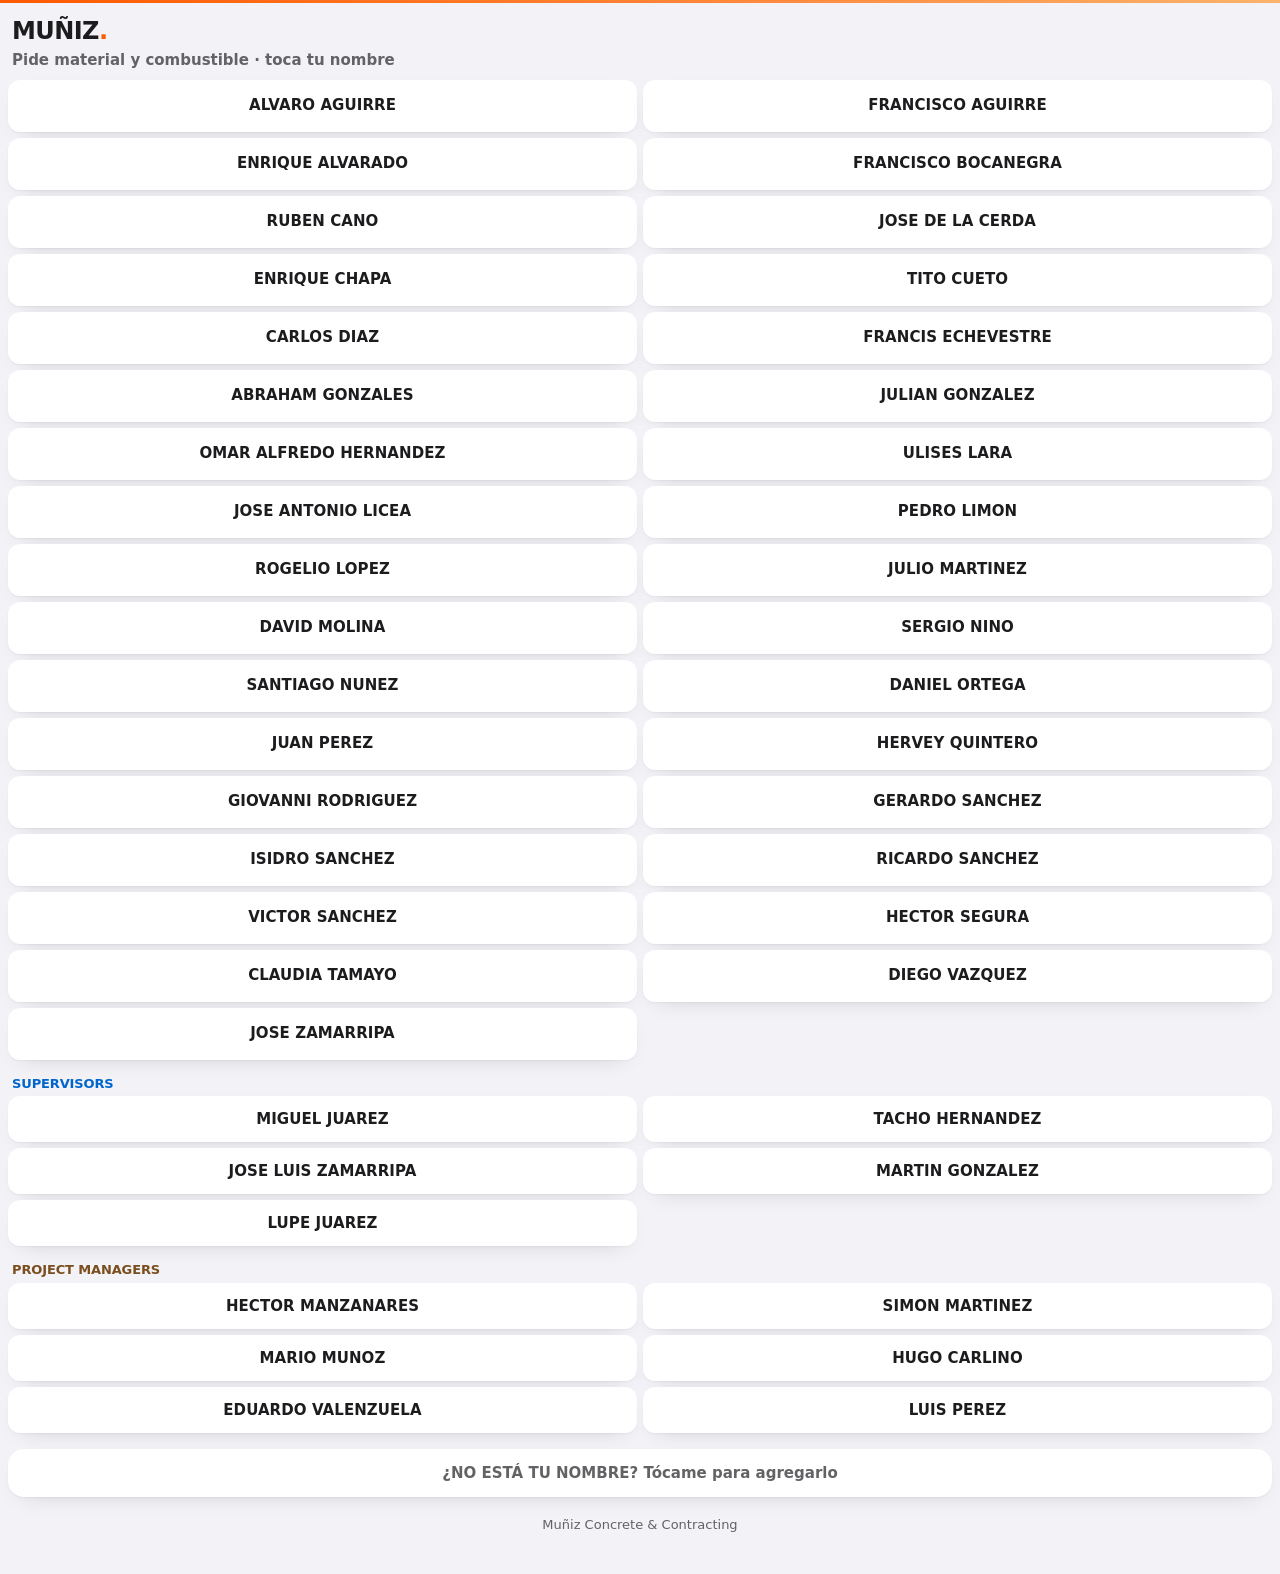
<file: index.html>
<!DOCTYPE html>
<html lang="es">
<head>
  <meta charset="UTF-8">
  <!-- v253: viewport-fit=cover = iOS gives env(safe-area-inset-*) its real size (without it: 0, and the bottom bars ran under
       the home indicator). With status-bar-style default the page still starts below the clock. -->
  <meta name="viewport" content="width=device-width, initial-scale=1.0, viewport-fit=cover">
  <title>MUÑIZ Pedidos</title>
  <meta name="description" content="Pedidos de material y PO de combustible · Muñiz Concrete & Contracting">
  <meta property="og:site_name" content="Muñiz Pedidos">
  <meta property="og:title" content="Muñiz Pedidos · toca para abrir">
  <meta property="og:description" content="Pedidos de material y combustible · Muñiz Concrete & Contracting">
  <meta property="og:type" content="website">
  <meta property="og:image" content="https://muniz-2026.github.io/muniz-pedidos/og.png">
  <meta property="og:image:width" content="1200">
  <meta property="og:image:height" content="630">

  <link rel="manifest" href="./manifest.json">
  <meta name="theme-color" content="#F2F2F7">

  <!-- iOS home-screen app. status-bar-style=default keeps app content BELOW the clock/battery -->
  <meta name="apple-mobile-web-app-capable" content="yes">
  <meta name="mobile-web-app-capable" content="yes">
  <meta name="apple-mobile-web-app-status-bar-style" content="default">
  <meta name="apple-mobile-web-app-title" content="Pedidos">
  <link rel="apple-touch-icon" href="./apple-touch-icon.png">
  <link rel="icon" type="image/png" href="./icon-192.png">

  <link rel="preconnect" href="https://kchnylxocdniacpfugyf.supabase.co" crossorigin>
  <link rel="preload" as="fetch" href="./catalog_ace.json" crossorigin>
  <link rel="preload" as="fetch" href="./catalog_cmc.json" crossorigin>
  <link rel="preload" as="fetch" href="./catalog_rss.json" crossorigin>
  <link rel="preload" as="fetch" href="./catalog_whitecap.json" crossorigin>
  <link rel="stylesheet" href="./styles.css">
  <link rel="stylesheet" href="./pedidos-ui.css">
  <style>
    html,body{margin:0;background:#F2F2F7;-webkit-tap-highlight-color:transparent;overscroll-behavior-y:none;}
    /* stops iOS from inflating text on rotation; it does not block the person's own zoom */
    html{-webkit-text-size-adjust:100%;text-size-adjust:100%;}
    *{-webkit-user-select:none;user-select:none;}
    input,textarea,pre{-webkit-user-select:text;user-select:text;}
    /* never let a fixed bottom bar hide under the iPhone home indicator: it ends 12 px above it (12 + safe area, like the fuel
       steps' bar). v253 (Tito, Nov 10: the green PEDIR PARA button ran off the bottom): env() was 0 until viewport-fit=cover */
    .safe-bottom{padding-bottom:calc(12px + env(safe-area-inset-bottom,0px));padding-left:max(8px,env(safe-area-inset-left,0px));padding-right:max(8px,env(safe-area-inset-right,0px));}
    /* the catalog's store-colored VER MI PEDIDO bar has no background: its button reaches the bottom edge, its label stays above */
    .safe-bottom:not(.bg-white){padding:0;}
    .safe-bottom:not(.bg-white)>button{padding-bottom:calc(12px + env(safe-area-inset-bottom,0px));}
    /* the pages under those bars (cart pb-40, supervisor review pb-56, catalog pb-28) keep their end clear of the bar: each
       reserve grows by what its bar grew */
    #root .min-h-screen.pb-40{padding-bottom:calc(10rem + 12px + env(safe-area-inset-bottom,0px));}
    #root .min-h-screen.pb-56{padding-bottom:calc(14rem + 12px + env(safe-area-inset-bottom,0px));}
    #root .min-h-screen.pb-28{padding-bottom:calc(7rem + env(safe-area-inset-bottom,0px));}
    /* landscape: the page reaches under the notch now; it keeps to the safe area sideways, as iOS's own side margins did */
    body{padding-left:env(safe-area-inset-left,0px);padding-right:env(safe-area-inset-right,0px);}
    #boot{position:fixed;inset:0;display:flex;flex-direction:column;align-items:center;justify-content:center;background:#F2F2F7;color:#1C1C1E;font-family:-apple-system,system-ui,sans-serif;z-index:99;transition:opacity .35s ease,transform .45s cubic-bezier(.16,1,.3,1)}
    #boot.out{opacity:0;transform:scale(1.04);pointer-events:none}
    #boot .bm{width:76px;height:76px;border-radius:18px;display:block;box-shadow:0 10px 24px -12px rgba(0,0,0,.35)}
    #boot .rt{margin-top:18px;min-height:48px;padding:0 22px;border:0;border-radius:12px;background:#1C1C1E;color:#fff;font:800 17px/1 -apple-system,system-ui,sans-serif}
    #boot .rt:active{transform:scale(.97)}
    #boot .bt{margin-top:16px;font:800 22px/1 -apple-system,system-ui,sans-serif;letter-spacing:-.02em}
    @media (prefers-reduced-motion:no-preference){#boot .bm{animation:bpop .7s cubic-bezier(.34,1.56,.64,1) both}#boot .bt{animation:bfade .6s .15s both}#boot .bs{animation:bfade .6s .25s both}}
    #boot .bs{margin-top:6px;padding:0 24px;text-align:center;font:600 15px/1.3 -apple-system,system-ui,sans-serif;color:#636366}
    #boot .sp{margin-top:22px;width:22px;height:22px;border-radius:50%;border:2.5px solid rgba(60,60,67,.15);border-top-color:#FF5A00;animation:bspin .8s linear infinite}
    @keyframes bpop{from{opacity:0;transform:scale(.6)}}@keyframes bfade{from{opacity:0;transform:translateY(6px)}}@keyframes bspin{to{transform:rotate(360deg)}}
  </style>
</head>
<body>
  <div id="root"></div>
  <div id="boot">
    <img class="bm" src="./apple-touch-icon.png" alt="">
    <div class="bt">Muñiz Pedidos</div>
    <div class="bs">Cargando pedidos…</div>
    <div class="sp"></div>
  </div>
  <script>
    /* v247: the loading screen stays until the app has drawn (it used to leave after 15 s and show a blank page on weak
       signal): at 15 s it says the signal is slow, at 45 s (or 5 s after a script error) it offers REINTENTAR */
    (function(){var n=0,err=0;window.addEventListener('error',function(){err=1});var t=setInterval(function(){var r=document.getElementById('root'),b=document.getElementById('boot');
      if(r&&r.childElementCount>0){if(b){b.classList.add('out');setTimeout(function(){b.remove()},420)}clearInterval(t);return}
      n++;var s=b&&b.querySelector('.bs');
      if(s&&(n===300||(err&&n===60)))s.textContent=err?'Algo fall\u00f3 al abrir.':'La se\u00f1al est\u00e1 lenta \u2014 sigue cargando\u2026';
      if(b&&(n===900||(err&&n===100))&&!b.querySelector('.rt')){var k=document.createElement('button');k.className='rt';k.type='button';k.textContent='REINTENTAR';k.onclick=function(){location.reload()};b.appendChild(k)}},50);})();
  </script>
  <script src="./updater.js"></script>
  <script src="./config.js"></script>
  <!-- links que llegan cortados: busca el pedido completo en el servidor (antes de app.js) -->
  <script src="./link_rescue.js"></script>
  <script src="./pedidos_db.js"></script>
  <!-- actividad en vivo (Command Center · ACTIVITY): pantallas, toques, carrito, pasos del combustible. Antes de app.js -->
  <script src="./mz_track.js" data-page="pedidos"></script>
  <!-- combustible: mismo documento, mismo estilo. fuel.js solo expone window.MunizFuel aquí (no dibuja nada hasta que pedidos_menu.js lo abre) -->
  <script src="./fuel.js"></script>
  <script src="./pedidos_menu.js"></script>
  <script src="./app.js"></script>
  <script src="./pedidos-motion.js"></script>
  <!-- v283 · CAMIÓN (los camiones grandes): al final, después de todo lo de hoy (nada de hoy los espera). Si camion.js falta o truena, el app sigue igual que antes -->
  <script src="./camion.js"></script>
  <link rel="stylesheet" href="./camion.css">
</body>
</html>
</file>
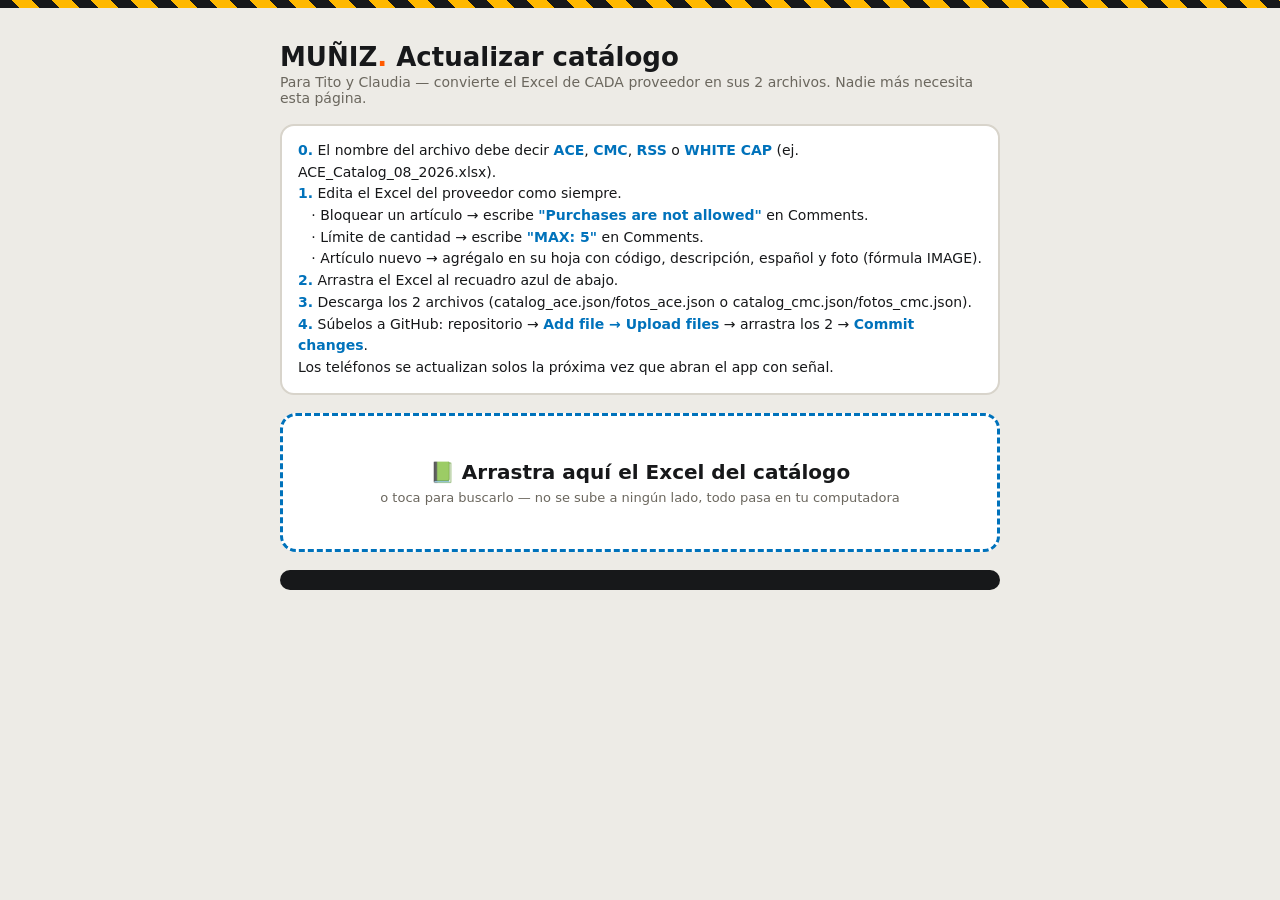
<file: admin.html>
<!DOCTYPE html>
<html lang="es">
<head>
<meta charset="UTF-8">
<meta name="viewport" content="width=device-width, initial-scale=1.0">
<title>MUÑIZ — Actualizar Catálogo</title>
<style>
  body{margin:0;background:#EDEBE6;font-family:system-ui,-apple-system,sans-serif;color:#17181A;}
  .hz{height:8px;background:repeating-linear-gradient(45deg,#17181A 0 14px,#FFB800 14px 28px);}
  .wrap{max-width:720px;margin:0 auto;padding:20px 16px 60px;}
  h1{font-size:26px;margin:14px 0 2px;} .sub{color:#6B675E;font-size:14px;margin-bottom:18px;}
  .steps{background:#fff;border:2px solid #D8D4CB;border-radius:14px;padding:14px 16px;font-size:14px;line-height:1.55;}
  .steps b{color:#0072BB}
  #drop{margin:18px 0;border:3px dashed #0072BB;border-radius:16px;background:#fff;padding:44px 20px;text-align:center;cursor:pointer;transition:.15s;}
  #drop.over{background:#E8F2FA;border-color:#17181A;}
  #drop .big{font-size:20px;font-weight:800;} #drop .small{color:#6B675E;font-size:13px;margin-top:6px;}
  #log{background:#17181A;color:#EDEBE6;border-radius:12px;padding:10px 12px;font-family:ui-monospace,monospace;font-size:12px;max-height:220px;overflow:auto;}
  .log-line{padding:1px 0;} .log-line.ok{color:#7BE495;font-weight:700;} .log-line.err{color:#FF8A8A;font-weight:700;}
  #results{display:none;margin-top:16px;}
  .stats{display:grid;grid-template-columns:repeat(4,1fr);gap:10px;margin-bottom:12px;}
  .stat{background:#fff;border:2px solid #D8D4CB;border-radius:12px;padding:10px;text-align:center;}
  .stat .n{font-size:24px;font-weight:900;} .stat .l{font-size:11px;color:#6B675E;font-weight:700;}
  #sinfoto{font-size:12px;color:#6B675E;background:#fff;border:2px solid #D8D4CB;border-radius:12px;padding:10px 12px;margin-bottom:14px;}
  .btns{display:grid;grid-template-columns:1fr 1fr;gap:10px;}
  button.dl{border:0;border-radius:14px;padding:16px;font-size:16px;font-weight:900;color:#fff;cursor:pointer;}
  #dl-cat{background:#0072BB;} #dl-fot{background:#1F8A3B;}
  button.dl:disabled{background:#C9C5BC;cursor:not-allowed;}
  .note{font-size:12px;color:#6B675E;margin-top:14px;line-height:1.5;}
</style>
</head>
<body>
<div class="hz"></div>
<div class="wrap">
  <h1>MUÑIZ<span style="color:#FF5A00">.</span> Actualizar catálogo</h1>
  <div class="sub">Para Tito y Claudia — convierte el Excel de CADA proveedor en sus 2 archivos. Nadie más necesita esta página.</div>
  <div id="provbadge" style="display:none;background:#17181A;color:#FFB800;font-weight:900;font-size:13px;padding:6px 12px;border-radius:10px;margin-bottom:10px;"></div>

  <div class="steps">
    <b>0.</b> El nombre del archivo debe decir <b>ACE</b>, <b>CMC</b>, <b>RSS</b> o <b>WHITE CAP</b> (ej. ACE_Catalog_08_2026.xlsx).<br>
    <b>1.</b> Edita el Excel del proveedor como siempre.<br>
    &nbsp;&nbsp;&nbsp;· Bloquear un artículo → escribe <b>"Purchases are not allowed"</b> en Comments.<br>
    &nbsp;&nbsp;&nbsp;· Límite de cantidad → escribe <b>"MAX: 5"</b> en Comments.<br>
    &nbsp;&nbsp;&nbsp;· Artículo nuevo → agrégalo en su hoja con código, descripción, español y foto (fórmula IMAGE).<br>
    <b>2.</b> Arrastra el Excel al recuadro azul de abajo.<br>
    <b>3.</b> Descarga los 2 archivos (catalog_ace.json/fotos_ace.json o catalog_cmc.json/fotos_cmc.json).<br>
    <b>4.</b> Súbelos a GitHub: repositorio → <b>Add file → Upload files</b> → arrastra los 2 → <b>Commit changes</b>.<br>
    Los teléfonos se actualizan solos la próxima vez que abran el app con señal.
  </div>

  <div id="drop">
    <div class="big">📗 Arrastra aquí el Excel del catálogo</div>
    <div class="small">o toca para buscarlo — no se sube a ningún lado, todo pasa en tu computadora</div>
    <input type="file" id="file" accept=".xlsx" style="display:none">
  </div>

  <div id="log"></div>

  <div id="results">
    <div class="stats">
      <div class="stat"><div class="n" id="st-items">–</div><div class="l">ARTÍCULOS</div></div>
      <div class="stat"><div class="n" id="st-block">–</div><div class="l">BLOQUEADOS</div></div>
      <div class="stat"><div class="n" id="st-max">–</div><div class="l">CON MAX</div></div>
      <div class="stat"><div class="n" id="st-fotos">–</div><div class="l">FOTOS</div></div>
    </div>
    <div id="sinfoto"></div>
    <div class="btns">
      <button class="dl" id="dl-cat" disabled>⬇ DESCARGAR catalog.json</button>
      <button class="dl" id="dl-fot" disabled>⬇ DESCARGAR fotos.json</button>
    <button class="dl" id="dl-hd" disabled>⬇ DESCARGAR fotos_hd.json</button>
    </div>
    <div class="note">Si algo sale mal, no pasa nada: mientras no subas archivos nuevos, el app sigue con el catálogo anterior. Y si subes un archivo dañado, el app lo ignora y usa su copia interna — nunca se queda en blanco.</div>
  </div>
</div>
<script src="./admin.js"></script>
</body>
</html>
</file>
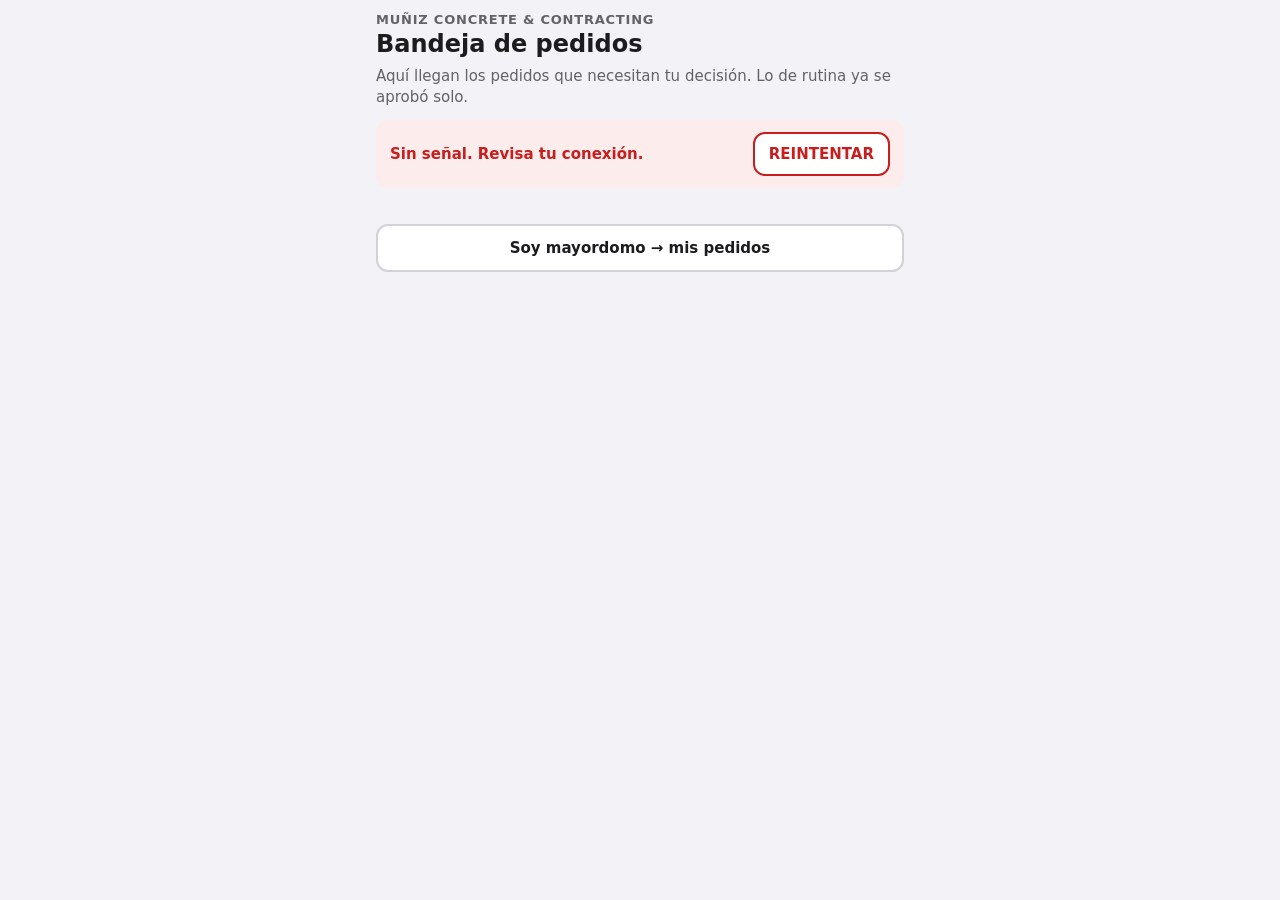
<file: bandeja.html>
<!doctype html>
<html lang="es">
<head>
<meta charset="utf-8">
<meta name="viewport" content="width=device-width, initial-scale=1, viewport-fit=cover">
<meta name="theme-color" content="#F2F2F7">
<meta name="color-scheme" content="light">
<meta name="apple-mobile-web-app-capable" content="yes">
<meta name="apple-mobile-web-app-status-bar-style" content="default">
<meta name="apple-mobile-web-app-title" content="Bandeja">
<title>Muñiz Bandeja</title>
<link rel="icon" href="./icon-192.png">
<link rel="apple-touch-icon" href="./apple-touch-icon.png">
<link rel="preconnect" href="https://kchnylxocdniacpfugyf.supabase.co" crossorigin>
<link rel="stylesheet" href="./bandeja.css">
</head>
<body>
<div id="root"></div>
<script src="./updater.js"></script>
<script src="./config.js"></script>
<script src="./mz_track.js" data-page="bandeja"></script>
<script src="./bandeja.js"></script>
</body>
</html>
</file>
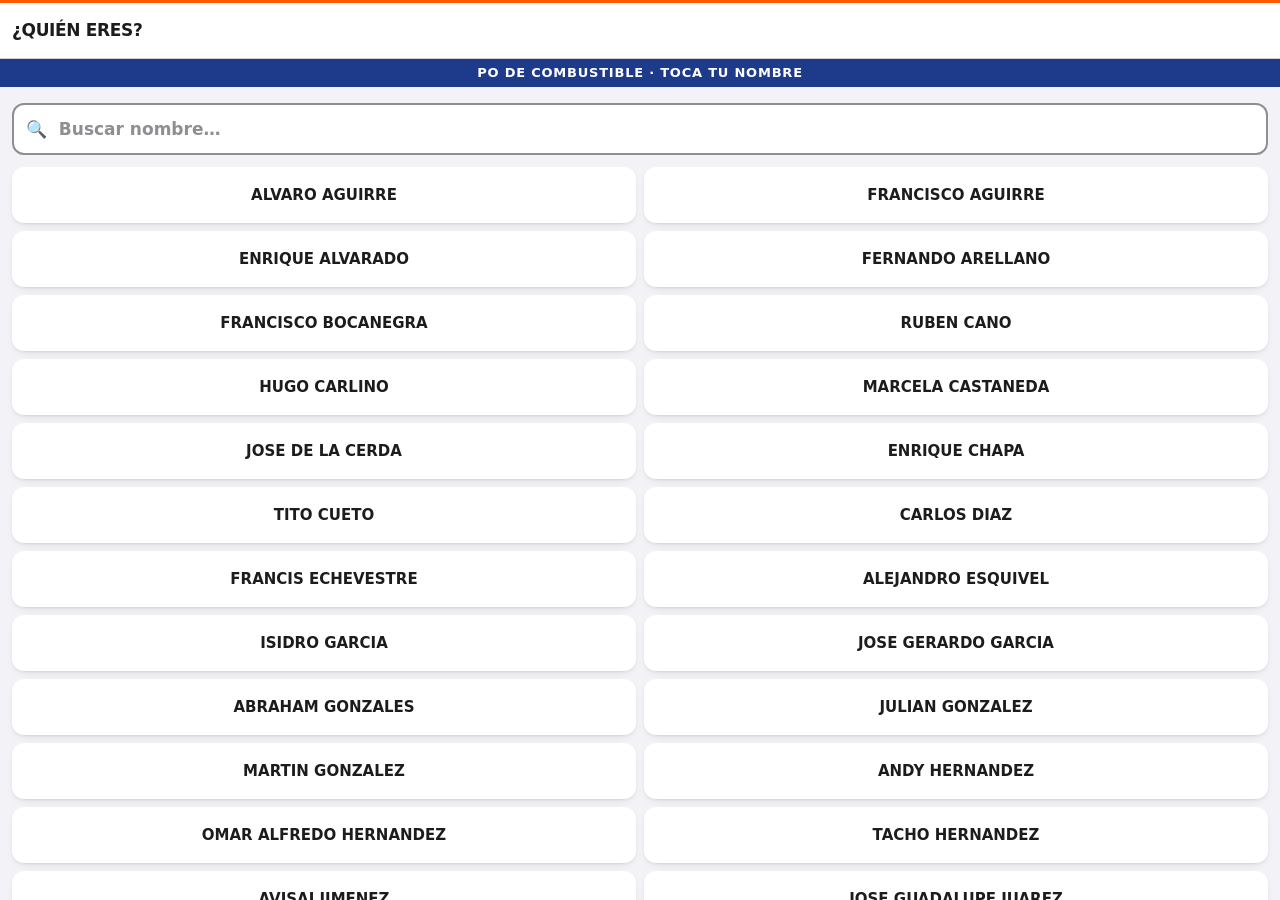
<file: fuel.html>
<!doctype html>
<html lang="es">
<head>
<meta charset="utf-8">
<meta name="viewport" content="width=device-width, initial-scale=1, viewport-fit=cover">
<meta name="theme-color" content="#F2F2F7">
<meta name="apple-mobile-web-app-capable" content="yes">
<meta name="apple-mobile-web-app-status-bar-style" content="default">
<meta name="apple-mobile-web-app-title" content="Combustible">
<title>Muñiz Combustible</title>
<link rel="manifest" href="./fuel.webmanifest">
<link rel="icon" href="./icon-192.png">
<link rel="apple-touch-icon" href="./apple-touch-icon.png">
<link rel="preconnect" href="https://kchnylxocdniacpfugyf.supabase.co" crossorigin>
<link rel="stylesheet" href="./fuel.css">
<style>html,body,#fuel-root{margin:0;height:100%;background:#F2F2F7}html{-webkit-text-size-adjust:100%;text-size-adjust:100%}</style>
</head>
<body>
<div id="fuel-root"></div>
<script src="./config.js"></script>
<script src="./mz_track.js" data-page="fuel"></script>
<script src="./fuel.js"></script>
<script src="./updater.js"></script>
</body>
</html>
</file>
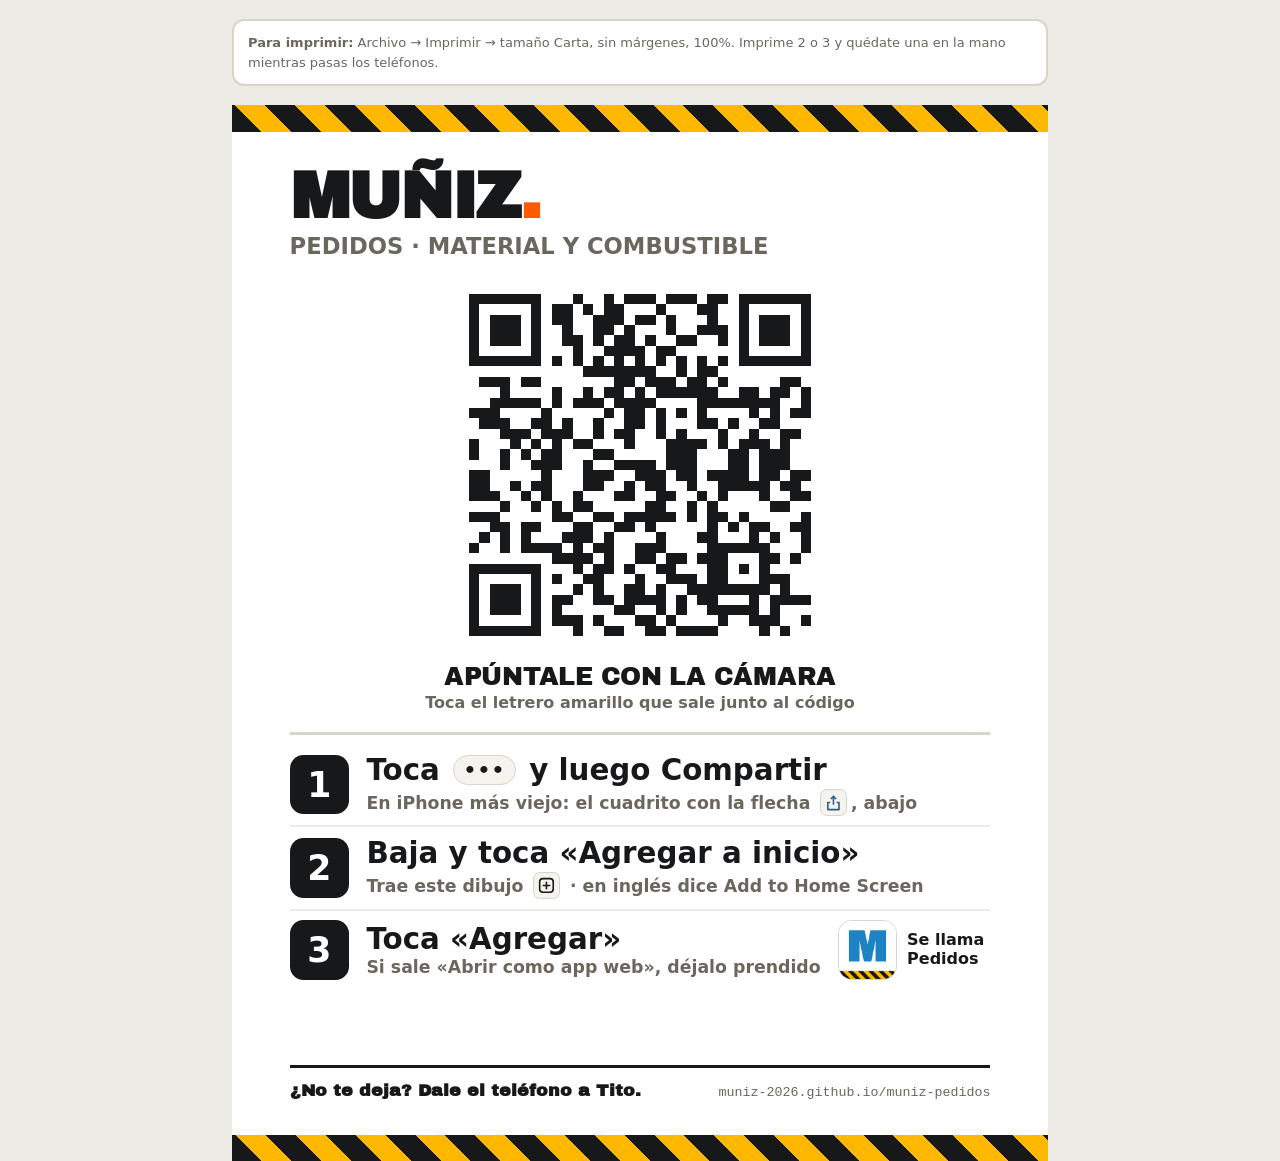
<file: tarjeta.html>
<!doctype html>
<html lang="es"><head><meta charset="utf-8">
<meta name="viewport" content="width=device-width, initial-scale=1">
<title>Tarjeta para instalar · MUÑIZ</title>
<link href="https://fonts.googleapis.com/css2?family=Archivo+Black&display=swap" rel="stylesheet">
<style>
  @page{size:letter portrait;margin:0}
  *{box-sizing:border-box}
  body{margin:0;background:#EDEBE6;font-family:system-ui,-apple-system,'Segoe UI',Roboto,sans-serif;color:#17181A}
  .sheet{width:8.5in;height:11in;margin:0 auto;background:#fff;display:flex;flex-direction:column;page-break-after:always}
  .stripe{height:.28in;background:repeating-linear-gradient(45deg,#17181A 0 .22in,#FFB800 .22in .44in);flex:none;-webkit-print-color-adjust:exact;print-color-adjust:exact}
  .pad{padding:.36in .6in;display:flex;flex-direction:column;flex:1}
  h1{font-family:'Archivo Black',system-ui,sans-serif;letter-spacing:-.02em;margin:0;font-size:48pt;line-height:.95}
  h1 .d{color:#FF5A00}
  .sub{font-size:17pt;font-weight:800;color:#6B675E;margin-top:.06in}
  .qr{margin:.14in auto .06in;width:4in}
  .qr svg{width:100%;height:auto;display:block}
  .scan{text-align:center;font-family:'Archivo Black',system-ui,sans-serif;font-size:19pt;letter-spacing:-.01em}
  .scan small{display:block;font-family:system-ui,sans-serif;font-weight:700;font-size:12pt;color:#6B675E;margin-top:.04in;letter-spacing:0}
  .steps{margin-top:.2in;border-top:3px solid #D8D4CB;padding-top:.1in}
  .st{display:flex;gap:.18in;align-items:center;padding:.1in 0;border-bottom:2px solid #EDEBE6}
  .st:last-child{border-bottom:0}
  .n{flex:none;width:.62in;height:.62in;border-radius:.14in;background:#17181A;color:#fff;font-size:26pt;font-weight:900;display:flex;align-items:center;justify-content:center;-webkit-print-color-adjust:exact;print-color-adjust:exact}
  .t{font-size:22pt;font-weight:900;line-height:1.1}
  .t em{font-style:normal;font-size:13pt;font-weight:700;color:#6B675E;display:block;margin-top:.03in}
  .ic{width:.34in;height:.34in;vertical-align:-.08in;margin:0 .04in;background:#F5F3EE;border:1px solid #D8D4CB;border-radius:.07in;padding:.03in;-webkit-print-color-adjust:exact;print-color-adjust:exact}
  .dots{display:inline-block;padding:0 .1in;margin:0 .03in;border:1px solid #D8D4CB;border-radius:.2in;background:#F5F3EE;font-size:15pt;line-height:1.4;letter-spacing:.06em;vertical-align:.03in;-webkit-print-color-adjust:exact;print-color-adjust:exact}
  .t em .ic{width:.28in;height:.28in;vertical-align:-.07in}
  .app{flex:none;display:flex;align-items:center;gap:.1in;font-size:12pt;font-weight:800;line-height:1.15;color:#17181A}
  .app img{flex:none;width:.62in;height:.62in;border-radius:.14in;border:1px solid #D8D4CB}
  .app span{width:.85in}
  .foot{margin-top:auto;border-top:3px solid #17181A;padding-top:.13in;display:flex;justify-content:space-between;align-items:flex-end}
  .foot b{font-family:'Archivo Black',system-ui,sans-serif;font-size:13pt}
  .foot span{font-family:ui-monospace,Menlo,Consolas,monospace;font-size:10pt;color:#6B675E}
  .noprint{max-width:8.5in;margin:.2in auto;font-size:13px;color:#6B675E;background:#fff;border:2px solid #D8D4CB;border-radius:12px;padding:12px 14px;line-height:1.5}
  @media print{.noprint{display:none}body{background:#fff}}
</style></head><body>
<div class="noprint"><b>Para imprimir:</b> Archivo → Imprimir → tamaño Carta, sin márgenes, 100%. Imprime 2 o 3 y quédate una en la mano mientras pasas los teléfonos.</div>
<div class="sheet">
  <div class="stripe"></div>
  <div class="pad">
    <h1>MUÑIZ<span class="d">.</span></h1>
    <div class="sub">PEDIDOS · MATERIAL Y COMBUSTIBLE</div>
    <div class="qr"><svg viewBox="0 0 37 37" xmlns="http://www.w3.org/2000/svg" shape-rendering="crispEdges"><rect width="37" height="37" fill="#fff"/><path d="M2 2h7v1h-7zM12 2h1v1h-1zM15 2h1v1h-1zM17 2h3v1h-3zM21 2h3v1h-3zM25 2h2v1h-2zM28 2h7v1h-7zM2 3h1v1h-1zM8 3h1v1h-1zM10 3h2v1h-2zM13 3h1v1h-1zM15 3h2v1h-2zM20 3h1v1h-1zM24 3h2v1h-2zM28 3h1v1h-1zM34 3h1v1h-1zM2 4h1v1h-1zM4 4h3v1h-3zM8 4h1v1h-1zM10 4h2v1h-2zM14 4h3v1h-3zM18 4h2v1h-2zM21 4h1v1h-1zM25 4h1v1h-1zM28 4h1v1h-1zM30 4h3v1h-3zM34 4h1v1h-1zM2 5h1v1h-1zM4 5h3v1h-3zM8 5h1v1h-1zM11 5h1v1h-1zM14 5h2v1h-2zM17 5h1v1h-1zM21 5h1v1h-1zM24 5h3v1h-3zM28 5h1v1h-1zM30 5h3v1h-3zM34 5h1v1h-1zM2 6h1v1h-1zM4 6h3v1h-3zM8 6h1v1h-1zM11 6h2v1h-2zM14 6h1v1h-1zM16 6h2v1h-2zM19 6h1v1h-1zM22 6h2v1h-2zM26 6h1v1h-1zM28 6h1v1h-1zM30 6h3v1h-3zM34 6h1v1h-1zM2 7h1v1h-1zM8 7h1v1h-1zM12 7h1v1h-1zM15 7h4v1h-4zM20 7h2v1h-2zM28 7h1v1h-1zM34 7h1v1h-1zM2 8h7v1h-7zM10 8h1v1h-1zM12 8h1v1h-1zM14 8h1v1h-1zM16 8h1v1h-1zM18 8h1v1h-1zM20 8h1v1h-1zM22 8h1v1h-1zM24 8h1v1h-1zM26 8h1v1h-1zM28 8h7v1h-7zM13 9h7v1h-7zM22 9h1v1h-1zM24 9h2v1h-2zM3 10h3v1h-3zM7 10h2v1h-2zM16 10h2v1h-2zM19 10h3v1h-3zM23 10h2v1h-2zM26 10h1v1h-1zM32 10h2v1h-2zM5 11h1v1h-1zM10 11h1v1h-1zM13 11h1v1h-1zM15 11h2v1h-2zM18 11h1v1h-1zM20 11h6v1h-6zM28 11h2v1h-2zM31 11h2v1h-2zM34 11h1v1h-1zM4 12h5v1h-5zM10 12h1v1h-1zM12 12h3v1h-3zM16 12h4v1h-4zM24 12h8v1h-8zM34 12h1v1h-1zM2 13h3v1h-3zM9 13h1v1h-1zM15 13h1v1h-1zM17 13h2v1h-2zM20 13h1v1h-1zM22 13h1v1h-1zM24 13h1v1h-1zM29 13h1v1h-1zM31 13h1v1h-1zM33 13h2v1h-2zM3 14h3v1h-3zM8 14h2v1h-2zM11 14h1v1h-1zM14 14h1v1h-1zM17 14h2v1h-2zM20 14h1v1h-1zM24 14h2v1h-2zM27 14h1v1h-1zM30 14h2v1h-2zM5 15h3v1h-3zM9 15h3v1h-3zM14 15h1v1h-1zM16 15h2v1h-2zM20 15h1v1h-1zM22 15h1v1h-1zM26 15h1v1h-1zM29 15h1v1h-1zM32 15h2v1h-2zM2 16h1v1h-1zM6 16h1v1h-1zM8 16h1v1h-1zM10 16h1v1h-1zM12 16h2v1h-2zM17 16h1v1h-1zM21 16h4v1h-4zM26 16h1v1h-1zM28 16h3v1h-3zM32 16h1v1h-1zM2 17h1v1h-1zM5 17h1v1h-1zM7 17h1v1h-1zM9 17h2v1h-2zM14 17h2v1h-2zM21 17h3v1h-3zM27 17h2v1h-2zM30 17h3v1h-3zM5 18h1v1h-1zM8 18h3v1h-3zM13 18h1v1h-1zM16 18h4v1h-4zM21 18h3v1h-3zM27 18h2v1h-2zM30 18h3v1h-3zM2 19h2v1h-2zM9 19h1v1h-1zM13 19h3v1h-3zM18 19h3v1h-3zM22 19h2v1h-2zM25 19h4v1h-4zM30 19h2v1h-2zM33 19h2v1h-2zM2 20h2v1h-2zM6 20h1v1h-1zM8 20h2v1h-2zM13 20h2v1h-2zM17 20h1v1h-1zM19 20h2v1h-2zM23 20h1v1h-1zM26 20h5v1h-5zM32 20h2v1h-2zM2 21h3v1h-3zM7 21h1v1h-1zM9 21h1v1h-1zM12 21h1v1h-1zM16 21h2v1h-2zM20 21h2v1h-2zM24 21h1v1h-1zM26 21h1v1h-1zM30 21h1v1h-1zM33 21h2v1h-2zM5 22h1v1h-1zM8 22h1v1h-1zM10 22h1v1h-1zM12 22h2v1h-2zM19 22h2v1h-2zM23 22h1v1h-1zM25 22h1v1h-1zM31 22h2v1h-2zM2 23h3v1h-3zM10 23h2v1h-2zM14 23h2v1h-2zM17 23h5v1h-5zM23 23h1v1h-1zM25 23h2v1h-2zM28 23h1v1h-1zM34 23h1v1h-1zM4 24h2v1h-2zM7 24h2v1h-2zM12 24h2v1h-2zM16 24h2v1h-2zM19 24h1v1h-1zM25 24h1v1h-1zM27 24h1v1h-1zM29 24h2v1h-2zM33 24h2v1h-2zM3 25h1v1h-1zM5 25h1v1h-1zM7 25h1v1h-1zM11 25h3v1h-3zM15 25h1v1h-1zM20 25h1v1h-1zM24 25h2v1h-2zM29 25h1v1h-1zM31 25h1v1h-1zM34 25h1v1h-1zM2 26h1v1h-1zM5 26h1v1h-1zM7 26h4v1h-4zM12 26h1v1h-1zM14 26h2v1h-2zM18 26h3v1h-3zM25 26h6v1h-6zM34 26h1v1h-1zM10 27h4v1h-4zM15 27h1v1h-1zM18 27h2v1h-2zM21 27h2v1h-2zM24 27h3v1h-3zM30 27h2v1h-2zM33 27h1v1h-1zM2 28h7v1h-7zM12 28h1v1h-1zM14 28h2v1h-2zM17 28h1v1h-1zM20 28h2v1h-2zM25 28h2v1h-2zM28 28h1v1h-1zM30 28h1v1h-1zM2 29h1v1h-1zM8 29h1v1h-1zM10 29h1v1h-1zM13 29h2v1h-2zM18 29h1v1h-1zM21 29h3v1h-3zM25 29h2v1h-2zM30 29h3v1h-3zM2 30h1v1h-1zM4 30h3v1h-3zM8 30h1v1h-1zM12 30h1v1h-1zM14 30h1v1h-1zM17 30h2v1h-2zM20 30h1v1h-1zM23 30h8v1h-8zM32 30h1v1h-1zM2 31h1v1h-1zM4 31h3v1h-3zM8 31h1v1h-1zM10 31h2v1h-2zM14 31h2v1h-2zM17 31h4v1h-4zM22 31h1v1h-1zM24 31h2v1h-2zM29 31h1v1h-1zM31 31h4v1h-4zM2 32h1v1h-1zM4 32h3v1h-3zM8 32h1v1h-1zM10 32h1v1h-1zM16 32h2v1h-2zM20 32h1v1h-1zM22 32h1v1h-1zM25 32h5v1h-5zM31 32h1v1h-1zM2 33h1v1h-1zM8 33h1v1h-1zM10 33h3v1h-3zM14 33h1v1h-1zM18 33h2v1h-2zM21 33h1v1h-1zM26 33h1v1h-1zM29 33h3v1h-3zM34 33h1v1h-1zM2 34h7v1h-7zM12 34h1v1h-1zM15 34h2v1h-2zM19 34h2v1h-2zM22 34h4v1h-4zM30 34h1v1h-1zM32 34h1v1h-1z" fill="#17181A"/></svg></div>
    <div class="scan">APÚNTALE CON LA CÁMARA<small>Toca el letrero amarillo que sale junto al código</small></div>
    <div class="steps">
      <div class="st"><div class="n">1</div><div class="t">Toca <span class="dots">•••</span> y luego Compartir<em>En iPhone más viejo: el cuadrito con la flecha <svg viewBox="0 0 24 24" class="ic"><path d="M12 3l4 4-1.4 1.4L13 6.8V15h-2V6.8L9.4 8.4 8 7l4-4z" fill="#2E5C8A"/><path d="M5 11h3v2H6v7h12v-7h-2v-2h3a1 1 0 011 1v9a1 1 0 01-1 1H5a1 1 0 01-1-1v-9a1 1 0 011-1z" fill="#2E5C8A"/></svg>, abajo</em></div></div>
      <div class="st"><div class="n">2</div><div class="t">Baja y toca «Agregar a inicio»<em>Trae este dibujo <svg viewBox="0 0 24 24" class="ic"><rect x="3.5" y="3.5" width="17" height="17" rx="4" fill="none" stroke="#17181A" stroke-width="2"/><path d="M12 8v8M8 12h8" stroke="#17181A" stroke-width="2" stroke-linecap="round"/></svg> · en inglés dice Add to Home Screen</em></div></div>
      <div class="st"><div class="n">3</div><div class="t">Toca «Agregar»<em>Si sale «Abrir como app web», déjalo prendido</em></div><div class="app"><img src="./apple-touch-icon.png" alt="Ícono de Pedidos"><span>Se llama Pedidos</span></div></div>
    </div>
    <div class="foot"><b>¿No te deja? Dale el teléfono a Tito.</b><span>muniz-2026.github.io/muniz-pedidos</span></div>
  </div>
  <div class="stripe"></div>
</div>
</body></html>
</file>
<file: pedidos-ui.css>
/* =====================================================================
   MUÑIZ PEDIDOS · iPhone UI · v2
   Same app, same flow — rebuilt to feel like a native iOS app:
   SF type, iOS light surfaces, soft depth, glass bars, springy presses,
   screens that glide in, sheets that rise, a real "sent" moment.
   v2: never animate whole screens or long lists. The catalog draws 500+
   cards; animating them (or the giant screen behind them) ran the iPhone
   out of graphics memory and Safari killed the page.
   v5: nothing fades or rises in (screens, lists, bottom bar) and buttons change color at once, no 0.2 s fade.
       (v4 removed one line too many and broke the name-list and store-card styles; v5 rebuilds from v3.)
   v3: a long list (the names, the catalog) appears whole instead of rising 12 cards at a time
       (that left a hole at the top); confetti dots stay invisible until they fly.
   ===================================================================== */
:root{
  --pz-bg:#F2F2F7; --pz-card:#FFFFFF; --pz-ink:#1C1C1E; --pz-ink2:#3A3A3C; --pz-dim:#6E6E73; --pz-faint:#8E8E93;
  --pz-sep:rgba(60,60,67,.14); --pz-fill:#E9E9EE; --pz-blue:#0071E3; --pz-orange:#FF5A00; --pz-green:#248A3D;
  --pz-ease:cubic-bezier(.16,1,.3,1); --pz-spring:cubic-bezier(.34,1.56,.64,1);
  --pz-shadow:0 1px 2px rgba(0,0,0,.04),0 8px 24px -14px rgba(0,0,0,.22);
  --pz-shadow-lg:0 2px 6px rgba(0,0,0,.05),0 18px 40px -18px rgba(0,0,0,.30);
}
html,body{background:var(--pz-bg)!important}
body{-webkit-font-smoothing:antialiased;-moz-osx-font-smoothing:grayscale;text-rendering:optimizeLegibility}
#root>div,.mzf,[id^="mz-"]{font-family:-apple-system,"SF Pro Text",system-ui,"Segoe UI",Roboto,sans-serif!important}
#root>div.min-h-screen{background:var(--pz-bg)!important}

/* display type: SF Pro Display, heavy and tight, instead of Archivo Black */
[style*="Archivo Black"],[style*="Archivo+Black"]{font-family:-apple-system,"SF Pro Display",system-ui,sans-serif!important;font-weight:800!important;letter-spacing:-.024em!important}
#root .font-black{letter-spacing:-.01em}

/* the hazard stripe becomes a quiet brand line */
.h-2.w-full[style*="repeating-linear-gradient"],div[style^="height:8px;background:repeating-linear-gradient"],div[style^="height: 8px; background: repeating-linear-gradient"]{height:3px!important;background:linear-gradient(90deg,#FF5A00 0%,#FF8A3D 60%,#FFB36B 100%)!important}

/* ---------- navigation bar: iOS glass ---------- */
.sticky.top-0{z-index:40!important}
.sticky.top-0>.bg-white{background:rgba(255,255,255,.80)!important;-webkit-backdrop-filter:saturate(180%) blur(20px);backdrop-filter:saturate(180%) blur(20px);
  border-bottom:.5px solid var(--pz-sep)!important;padding-top:8px!important;padding-bottom:8px!important}
.sticky.top-0 [style*="Archivo Black"]{font-size:17px!important;letter-spacing:-.02em!important}

/* back buttons: round, light, blue chevron — like every iPhone app */
button[aria-label="Atras"],#mz-back,#mz-para-back,#mz-fpara-back,.mzf-back{width:44px!important;height:44px!important;min-width:44px!important;border-radius:999px!important;
  background:var(--pz-fill)!important;color:var(--pz-blue)!important;font-size:19px!important;font-weight:700!important;border:0!important;box-shadow:none!important;
  display:flex!important;align-items:center!important;justify-content:center!important;padding:0!important}

/* ---------- cards ---------- */
/* v247: only the name tiles (they carry min-h-…); AGREGAR / CANCELAR and other two-column buttons keep their own look */
#root .grid.grid-cols-2>button[class*="min-h-"]{background:var(--pz-card)!important;border:0!important;border-radius:12px!important;box-shadow:var(--pz-shadow)!important;
  color:var(--pz-ink)!important;font-weight:800!important;letter-spacing:.005em!important;font-size:15px!important}
button.border-4{border-width:0!important;border-radius:22px!important;box-shadow:var(--pz-shadow-lg)!important;padding:18px 18px 16px!important}
button.border-4 .rounded-lg{border-radius:999px!important;padding:9px 14px!important;letter-spacing:.02em!important;box-shadow:0 6px 14px -8px rgba(0,0,0,.45)}
button[style*="border:3px solid"]{border-width:0!important;box-shadow:var(--pz-shadow-lg)!important;border-radius:24px!important}
button[style*="border:3px solid"] [style*="border-radius:14px"]{border-radius:999px!important;box-shadow:0 8px 18px -10px rgba(0,0,0,.45)}
/* v247: only neutral frames turn into soft cards; an edge that means something (field, selected, warning, removed) stays */
#root .border-2:not(input):not(textarea):not([class*="border-["]),#root .border-2.border-\[\#D8D4CB\]:not(input):not(textarea),#root .border-2.border-\[\#EDEBE6\]:not(input):not(textarea){border-width:0!important;border-radius:16px!important;box-shadow:var(--pz-shadow)!important}
/* catalog product cards: 500+ of them, so keep them cheap (no blurred shadow)
   and keep the border so the orange "added" state stays visible */
#root .relative.rounded-xl.overflow-hidden.border-2{border-width:2px!important;border-radius:14px!important;box-shadow:none!important}
#root .relative.rounded-xl.overflow-hidden.border-2.border-\[\#D8D4CB\]{border-color:rgba(60,60,67,.10)!important}
#root .rounded-2xl.bg-white,#root .bg-white.rounded-2xl{box-shadow:var(--pz-shadow)}

/* ---------- search + inputs: iOS fields (17 px → no zoom on focus) ---------- */
#root input[type="search"],#root input[placeholder*="Buscar"],#root input[placeholder*="buscar"]{background:var(--pz-fill)!important;border:0!important;border-radius:12px!important;
  min-height:44px;font-size:17px!important;box-shadow:none!important;transition:box-shadow .2s var(--pz-ease),background-color .2s}
#root input:focus{outline:none!important;box-shadow:0 0 0 3px rgba(0,102,204,.25)!important;background:#fff!important}
#root input,#root textarea{font-size:max(16px,1em)!important}

/* ---------- presses give a little ---------- */
#root button,button[id^="mz-"],[id^="mz-"] button{-webkit-tap-highlight-color:transparent;touch-action:manipulation}
/* v247: pressed = a little smaller; with reduced motion, a little darker instead */
@media (prefers-reduced-motion:no-preference){#root button,button[id^="mz-"],[id^="mz-"] button{transition:transform .2s var(--pz-ease),box-shadow .25s var(--pz-ease)}
#root button:active:not(:disabled),button[id^="mz-"]:active,[id^="mz-"] button:active{transform:scale(.965)!important;transition-duration:.08s!important}}
@media (prefers-reduced-motion:reduce){#root button:active:not(:disabled),button[id^="mz-"]:active,[id^="mz-"] button:active{filter:brightness(.9)}}
#root button:disabled{opacity:.45}

/* ---------- bottom bar + sheets ---------- */
.fixed.bottom-0.left-0.right-0.z-30{box-shadow:0 -10px 30px -18px rgba(0,0,0,.28)}
.fixed.bottom-0.left-0.right-0.z-30 button{border-radius:14px!important}
.rounded-t-2xl{border-radius:22px 22px 0 0!important;position:relative}
.rounded-t-2xl::before{content:"";position:absolute;top:7px;left:50%;width:36px;height:5px;margin-left:-18px;border-radius:3px;background:rgba(60,60,67,.22)}

/* ---------- fuel wizard ---------- */
.mzf-head{-webkit-backdrop-filter:saturate(180%) blur(20px);backdrop-filter:saturate(180%) blur(20px)}

/* ---------- motion ---------- */
@keyframes pzScreen{from{opacity:0;transform:translate3d(0,10px,0)}to{opacity:1;transform:none}}
@keyframes pzRise{from{opacity:0;transform:translate3d(0,12px,0)}to{opacity:1;transform:none}}
@keyframes pzFade{from{opacity:0}to{opacity:1}}
@keyframes pzSheetUp{from{transform:translate3d(0,100%,0)}to{transform:none}}
@keyframes pzBarIn{from{transform:translate3d(0,100%,0)}to{transform:none}}
@keyframes pzPop{0%{opacity:0;transform:scale(.4)}60%{opacity:1}100%{opacity:1;transform:none}}
@keyframes pzRing{0%{box-shadow:0 0 0 0 rgba(36,138,61,.40)}100%{box-shadow:0 0 0 26px rgba(36,138,61,0)}}
@keyframes pzBump{0%{transform:scale(1)}35%{transform:scale(1.32)}70%{transform:scale(.92)}100%{transform:scale(1)}}
@keyframes pzBurst{0%{opacity:1;transform:translate(0,0) scale(1)}100%{opacity:0;transform:translate(var(--dx),var(--dy)) scale(.4)}}

@media (prefers-reduced-motion:no-preference){
  /* v5: no screen, list or bar fades or rises in; every screen is complete in the frame it opens.
     Only the success check pops and buttons give a little when pressed. */
  .w-24.h-24.rounded-full,.mzf .ck{animation:pzPop .75s var(--pz-spring) both,pzRing 1.3s .35s ease-out 2}
  .pz-bump{animation:pzBump .55s var(--pz-ease)}
}
.pz-burst{position:fixed;width:9px;height:9px;border-radius:3px;pointer-events:none;opacity:0;z-index:100000;animation:pzBurst .9s cubic-bezier(.2,.7,.3,1) forwards}

.mzf-display{font-family:-apple-system,"SF Pro Display",system-ui,sans-serif!important;font-weight:800!important;letter-spacing:-.024em!important}

/* =====================================================================
   v247 · iPhone UX pass (docs/DESIGN.md, docs/UX_IPHONE_AUDIT_2026-11-08.md)
   tokens · nothing under 13 px · field edges · 44 px taps · press feedback · overlays that scroll
   ===================================================================== */
:root{--bg:#F2F2F7;--surface:#FFFFFF;--fill:#E9E9EE;--line:#D1D1D6;--line-strong:#8E8E93;--ink:#1C1C1E;--ink-2:#3A3A3C;--ink-3:#636366;--ink-faint:#8E8E93;
  --brand:#FF5A00;--action:#C2410C;--go:#1E7B34;--stop:#C81E1E;--warn:#FFB800;--warn-ink:#B45309;--link:#0066CC;--fuel:#1E3A8A;
  --dark:#1C1C1E;--dark-raised:#2C2C2E;--dark-ink-2:#AEAEB2;--brand-tint:#FFF4E8;--go-tint:#E3F4E7;--stop-tint:#FDECEC;--warn-tint:#FFF6D6;--link-tint:#EAF1F8;
  --pz-blue:#0066CC;--pz-orange:#C2410C;--pz-green:#1E7B34;--pz-dim:#636366}
/* the bundle's color classes point at the tokens (styles.css names say the old hex) */
.bg-\[\#FF5A00\]{background-color:var(--action)}.text-\[\#FF5A00\]{color:var(--action)}
.bg-\[\#1F8A3B\]{background-color:var(--go)}.text-\[\#1F8A3B\]{color:var(--go)}.border-\[\#1F8A3B\]{border-color:var(--go)}
.bg-\[\#C81E1E\]{background-color:var(--stop)}.text-\[\#C81E1E\]{color:var(--stop)}.border-\[\#C81E1E\]{border-color:var(--stop)}
.bg-\[\#2E5C8A\]{background-color:var(--link)}.text-\[\#2E5C8A\]{color:var(--link)}.border-\[\#2E5C8A\]{border-color:var(--link)}
.text-\[\#6B675E\],.text-\[\#8A867C\]{color:var(--ink-3)}
.text-\[\#7A4E1D\]{color:#7A4E1D}.bg-\[\#7A4E1D\]{background-color:#7A4E1D}.border-\[\#7A4E1D\]{border-color:#7A4E1D}
/* nothing a person has to read is under 13 px */
#root .text-\[8px\],#root .text-\[9px\],#root .text-\[10px\],#root .text-\[11px\],#root .text-\[12px\],#root .text-xs{font-size:13px;line-height:1.3}
/* fields always show their edge; focus is blue */
#root input.border-2,#root textarea.border-2{border-color:var(--line-strong)!important}
#root input.border-2:focus,#root textarea.border-2:focus{border-color:var(--link)!important}
/* the picked name tile shows it */
#root .grid.grid-cols-2>button[class*="min-h-"].border-\[\#FF5A00\],#root .grid.grid-cols-2>button[class*="min-h-"].bg-\[\#2E5C8A\],#root .grid.grid-cols-2>button[class*="min-h-"].bg-\[\#7A4E1D\]{box-shadow:0 0 0 2px var(--brand),var(--pz-shadow)!important}
/* 44 px taps (Apple) */
#root .w-9.h-9,#root .w-10.h-10.rounded-lg{width:44px;height:44px}
#root button.h-9.rounded-full{height:44px}
.mz-sec{min-height:48px;padding-left:14px;padding-right:14px}
a.mz-sec{display:flex!important;align-items:center;justify-content:center}
.mz-out{box-shadow:inset 0 0 0 2px var(--line)!important}
.mz-chip{min-height:44px!important;padding-left:14px!important;padding-right:14px!important}
.mz-hit:not(.absolute){position:relative}
.mz-hit::after{content:"";position:absolute;top:-12px;bottom:-12px;left:-8px;right:-8px}
.mz-x{margin-left:12px}
.mz-cnt{padding:4px;margin:-4px;border-radius:999px}
.mz-band .mz-bandlbl{min-width:0;overflow:hidden;text-overflow:ellipsis;white-space:nowrap}
.mz-qn{min-width:2rem;padding:0 2px;text-align:center}
/* the cart's quantity: one tap opens the number pad */
.mz-qin{width:3.4em;min-width:44px;height:44px;padding:0;text-align:center;font:800 20px/1 -apple-system,system-ui,sans-serif!important;color:var(--ink);background:transparent;border:2px solid transparent;border-radius:8px;-webkit-appearance:none;appearance:none}
#root input.mz-qin:focus{border-color:var(--link)!important;background:#fff!important}
/* the review: the whole name, the steppers on their own line under it */
.mz-rv{flex-wrap:wrap}.mz-rv>.flex-1{flex:1 1 calc(100% - 72px)}.mz-rv>.shrink-0:last-child{margin-left:auto}
/* one short hint where the person is looking (MZhint in app.js) */
.mz-hint{position:fixed;left:16px;right:16px;bottom:calc(env(safe-area-inset-bottom,0px) + 24px);z-index:100002;display:flex;align-items:center;justify-content:space-between;gap:12px;
  background:var(--ink);color:#fff;font:700 15px/1.3 -apple-system,system-ui,sans-serif;padding:10px 10px 10px 16px;min-height:48px;box-sizing:border-box;border-radius:12px;box-shadow:var(--shadow-2,0 8px 24px rgba(0,0,0,.22));
  opacity:0;transform:translateY(8px);pointer-events:none;transition:opacity .18s ease,transform .18s ease}
.mz-hint.on{opacity:1;transform:none}.mz-hint.on button{pointer-events:auto}
.mz-hint-stop{background:var(--stop)}.mz-hint-go{background:var(--go)}
.mz-hint button{flex:none;min-height:44px;padding:0 14px;border:0;border-radius:10px;background:rgba(255,255,255,.2);color:#fff;font:800 15px/1 -apple-system,system-ui,sans-serif;letter-spacing:.02em}
/* full-screen overlays scroll when they don't fit (Safari zoom, landscape) and never cut their top */
.fixed.inset-0.z-\[60\],.fixed.inset-0.z-\[80\]{justify-content:flex-start!important;overflow-y:auto;-webkit-overflow-scrolling:touch;padding-top:max(24px,env(safe-area-inset-top))!important;padding-bottom:max(24px,env(safe-area-inset-bottom))!important;padding-left:max(24px,env(safe-area-inset-left))!important;padding-right:max(24px,env(safe-area-inset-right))!important}
/* the photo viewer: in landscape its sheet (name, AGREGAR AL PEDIDO, CERRAR) keeps to the safe area too (v253) */
.fixed.inset-0.z-\[70\]{padding-left:env(safe-area-inset-left,0px);padding-right:env(safe-area-inset-right,0px)}
.fixed.inset-0.z-\[60\]>:first-child,.fixed.inset-0.z-\[80\]>:first-child{margin-top:auto}
.fixed.inset-0.z-\[60\]>:last-child,.fixed.inset-0.z-\[80\]>:last-child{margin-bottom:auto}
.fixed.inset-0.z-\[80\] .w-20.h-20{width:min(80px,21vw)!important;height:min(80px,21vw)!important}
.fixed.inset-0.z-\[80\] .text-\[\#8A867C\],.fixed.inset-0.z-\[80\] .text-\[\#6B675E\]{color:var(--dark-ink-2)}
/* v261 · the PIN pad keeps a 20 px line under the dots for REVISANDO… / the error: the keys and the dots never jump when it
   shows (grid 24 px + line 12 + 20 when it is not there). Tito, Nov 10: "after i put in the password … it looks glitchy" */
.fixed.inset-0.z-\[80\]>[role=status],.fixed.inset-0.z-\[80\]>[role=alert]{line-height:20px}
.fixed.inset-0.z-\[80\]>.mt-4.flex+.mt-6.grid{margin-top:calc(1.5rem + .75rem + 20px)}
/* every button looks pressed (pedidos-motion.js adds the touchstart listener iOS needs) */
#root a[href]:active,a[data-mz-mis]:active,#root [role=button]:active{opacity:.75}
.fixed.bottom-0.left-0.right-0.z-30 a:active{transform:scale(.97);filter:brightness(.88)}
#root h1:focus,.mzf-scroll h1:focus{outline:none}
@media (prefers-reduced-motion:no-preference){
  .rounded-t-2xl{animation:pzSheetUp .5s var(--pz-ease) both}
  .fixed.inset-0.z-\[60\],.fixed.inset-0.z-\[70\],.fixed.inset-0.z-\[80\]{animation:pzFade .18s ease both}
}
@media (prefers-reduced-motion:reduce){.mz-hint{transition:none}#root .animate-pulse{animation:none!important}}
/* Safari's aA 150 % + and landscape: the bars stop sticking so the list keeps room; MIS PEDIDOS shows only its icon */
@media (max-height:430px),(max-width:300px){
  #root .sticky.top-0{position:relative!important}
  #root .fixed.bottom-0.left-0.right-0.z-30{position:static!important;box-shadow:none}
  .mz-mis-t{display:none}
}
@media (max-width:300px){.mz-rv>.shrink-0:last-child{flex-shrink:1;min-width:0;flex-wrap:wrap;justify-content:flex-end;row-gap:8px}}
</file>
<file: camion.css>
/* MUÑIZ PEDIDOS · CAMIÓN · camion.css · v1.0
   Solo dentro del panel de camion.js (.mzc-host): no cambia nada de las demás pantallas.
   Tokens de pedidos-ui.css :root (docs/DESIGN.md); nada bajo 13 px, toques de 44 px o más, áreas seguras en todos los lados. */
.mzc-host{position:fixed;inset:0;z-index:9993;background:var(--bg,#F2F2F7);color:var(--ink,#1C1C1E);overflow-y:auto;overflow-x:hidden;-webkit-overflow-scrolling:touch;
  font:400 17px/1.35 -apple-system,"SF Pro Text",system-ui,sans-serif;-webkit-text-size-adjust:100%;
  padding:0 env(safe-area-inset-right,0px) 0 env(safe-area-inset-left,0px);box-sizing:border-box}
.mzc-host *{box-sizing:border-box}
.mzc-host button{font-family:inherit;-webkit-tap-highlight-color:transparent}
.mzc-band{position:sticky;top:0;z-index:3;min-height:32px;display:flex;align-items:center;justify-content:center;text-align:center;
  padding:calc(4px + env(safe-area-inset-top,0px)) 12px 4px;background:var(--warn,#FFB800);color:var(--ink,#1C1C1E);font:800 13px/1.25 -apple-system,system-ui,sans-serif;letter-spacing:.06em}
.mzc-head{display:flex;align-items:center;gap:10px;background:var(--surface,#fff);border-bottom:1px solid var(--line,#D1D1D6);
  padding:calc(6px + env(safe-area-inset-top,0px)) 12px 6px;min-height:56px}
.mzc-band + .mzc-head{padding-top:6px}
.mzc-back{width:48px;height:48px;flex:none;border:0;border-radius:12px;background:var(--ink,#1C1C1E);color:#fff;font:900 24px/1 system-ui;display:flex;align-items:center;justify-content:center;cursor:pointer}
.mzc-htx{flex:1;min-width:0}
.mzc-head h1{margin:0;font:800 17px/1.2 -apple-system,system-ui,sans-serif;letter-spacing:-.02em;outline:none}
.mzc-hsub{font:700 13px/1.25 -apple-system,system-ui,sans-serif;color:var(--ink-3,#636366);white-space:nowrap;overflow:hidden;text-overflow:ellipsis}
.mzc-body{padding:12px 16px calc(24px + env(safe-area-inset-bottom,0px));display:flex;flex-direction:column;gap:12px;max-width:640px;margin:0 auto}
.mzc-status{font:700 13px/1.3 -apple-system,system-ui,sans-serif;color:var(--ink-3,#636366)}
.mzc-status.warn{background:var(--warn-tint,#FFF6D6);border:2px solid var(--warn,#FFB800);color:var(--ink,#1C1C1E);border-radius:12px;padding:8px 12px;font-size:15px}
.mzc-card{background:var(--surface,#fff);border-radius:16px;padding:16px;box-shadow:0 1px 2px rgba(0,0,0,.06),0 4px 12px -6px rgba(0,0,0,.18)}
.mzc-lab{font:800 13px/1.3 -apple-system,system-ui,sans-serif;letter-spacing:.06em;color:var(--ink-3,#636366);display:flex;flex-wrap:wrap;align-items:center;gap:6px}
.mzc-stop .mzc-act{margin-top:8px;font:800 34px/1.05 -apple-system,"SF Pro Display",system-ui,sans-serif;letter-spacing:-.02em;overflow-wrap:anywhere}
.mzc-stop .mzc-place{margin-top:6px;font:800 24px/1.15 -apple-system,system-ui,sans-serif;color:var(--ink,#1C1C1E);overflow-wrap:anywhere}
.mzc-stop.none .mzc-act{margin-top:0;font-size:28px}
.mzc-stop.new{box-shadow:inset 0 0 0 2px var(--warn,#FFB800),0 4px 12px -6px rgba(0,0,0,.18)}
.mzc-for{margin-top:6px;font:700 17px/1.3 -apple-system,system-ui,sans-serif;color:var(--ink-2,#3A3A3C)}
.mzc-hr{margin-top:10px;font:800 20px/1.2 -apple-system,system-ui,sans-serif;font-variant-numeric:tabular-nums}
.mzc-note{margin-top:8px;font:400 15px/1.3 -apple-system,system-ui,sans-serif;color:var(--ink-2,#3A3A3C)}
.mzc-pill{display:inline-flex;align-items:center;min-height:24px;padding:0 8px;border-radius:8px;font:800 13px/1 -apple-system,system-ui,sans-serif;letter-spacing:.04em}
.mzc-pill.warn{background:var(--warn,#FFB800);color:var(--ink,#1C1C1E)}
.mzc-pill.go{background:var(--go,#1E7B34);color:#fff}
.mzc-after{background:var(--surface,#fff);border-radius:12px;padding:12px;font:700 17px/1.3 -apple-system,system-ui,sans-serif;color:var(--ink-2,#3A3A3C);overflow-wrap:anywhere}
.mzc-after .mzc-lab{display:inline;margin-right:4px}
.mzc-moving{background:var(--dark,#1C1C1E);color:#fff;border-radius:16px;padding:20px 16px;text-align:center;font:800 20px/1.25 -apple-system,system-ui,sans-serif}
.mzc-acts{display:flex;flex-direction:column;gap:12px}
.mzc-btn{min-height:48px;border-radius:12px;border:0;padding:10px 16px;font:800 17px/1.2 -apple-system,system-ui,sans-serif;cursor:pointer;display:flex;flex-direction:column;align-items:center;justify-content:center;text-align:center;text-decoration:none;width:100%;
  transition:transform .12s ease}
.mzc-btn:active{transform:scale(.97)}
.mzc-btn[disabled]{background:var(--fill,#E9E9EE)!important;color:var(--ink-3,#636366)!important;border-color:transparent!important;cursor:default}
.mzc-btn span{display:block;margin-top:4px;font:700 13px/1.25 -apple-system,system-ui,sans-serif;opacity:.9}
.mzc-btn.big{min-height:64px;font-size:20px}
.mzc-btn.hero{min-height:72px;font-size:24px}
.mzc-btn.go{background:var(--go,#1E7B34);color:#fff}
.mzc-btn.action{background:var(--action,#C2410C);color:#fff;min-height:56px;font-size:20px}
.mzc-btn.fuel{background:var(--fuel,#1E3A8A);color:#fff}
.mzc-btn.ink{background:var(--ink,#1C1C1E);color:#fff}
.mzc-btn.sec{background:var(--surface,#fff);color:var(--ink,#1C1C1E);border:2px solid var(--line,#D1D1D6)}
.mzc-btn.stop{background:var(--surface,#fff);color:var(--stop,#C81E1E);border:2px solid var(--stop,#C81E1E)}
.mzc-btn.small{min-height:44px;width:auto;align-self:flex-start;padding:6px 14px;font-size:15px;margin-top:8px}
.mzc-btn.chip{background:var(--surface,#fff);color:var(--ink,#1C1C1E);border:1.5px solid var(--line,#D1D1D6);border-radius:999px;min-height:48px;font-size:15px}
.mzc-btn.chip.on{background:var(--ink,#1C1C1E);color:#fff;border-color:var(--ink,#1C1C1E)}
.mzc-btn.tile{background:var(--surface,#fff);color:var(--ink,#1C1C1E);min-height:56px;font-size:17px;box-shadow:0 1px 2px rgba(0,0,0,.06),0 4px 12px -6px rgba(0,0,0,.18);border:2px solid transparent}
.mzc-btn.tile.big{min-height:84px;font-size:22px;align-items:flex-start;text-align:left;padding:14px 16px}
.mzc-btn.tile span{color:var(--ink-3,#636366);opacity:1}
.mzc-btn.tile.on{border-color:var(--brand,#FF5A00);background:var(--brand-tint,#FFF4E8)}
.mzc-map{color:var(--link,#0066CC)!important;font-size:17px;overflow-wrap:anywhere}
.mzc-map span{color:var(--link,#0066CC)}
.mzc-info{background:var(--link-tint,#EAF1F8);border-radius:12px;padding:12px;font:600 15px/1.35 -apple-system,system-ui,sans-serif;color:var(--ink,#1C1C1E)}
.mzc-info.ok{background:var(--go-tint,#E3F4E7)}
.mzc-toast{position:fixed;left:max(16px,env(safe-area-inset-left,0px));right:max(16px,env(safe-area-inset-right,0px));bottom:calc(16px + env(safe-area-inset-bottom,0px));z-index:5;
  background:var(--go,#1E7B34);color:#fff;border-radius:12px;padding:14px 16px;font:700 15px/1.3 -apple-system,system-ui,sans-serif;box-shadow:0 8px 24px rgba(0,0,0,.22)}
.mzc-veil{position:fixed;inset:0;z-index:6;background:rgba(0,0,0,.4)}
.mzc-sheet{position:fixed;left:0;right:0;bottom:0;z-index:7;background:var(--surface,#fff);border-radius:22px 22px 0 0;max-height:92%;overflow-y:auto;
  padding:8px max(16px,env(safe-area-inset-right,0px)) calc(16px + env(safe-area-inset-bottom,0px)) max(16px,env(safe-area-inset-left,0px));box-shadow:0 8px 24px rgba(0,0,0,.22);display:flex;flex-direction:column;gap:12px}
.mzc-handle{width:36px;height:5px;border-radius:3px;background:var(--line,#D1D1D6);margin:0 auto}
.mzc-sheet h2,.mzc-q{margin:8px 0 0;font:800 24px/1.15 -apple-system,system-ui,sans-serif;letter-spacing:-.01em}
.mzc-list{display:flex;flex-direction:column;gap:8px}
.mzc-row{display:grid;grid-template-columns:minmax(0,1fr) minmax(0,1.4fr);gap:8px}
.mzc-flab{font:800 13px/1.3 -apple-system,system-ui,sans-serif;letter-spacing:.04em;color:var(--ink-3,#636366)}
.mzc-field{width:100%;min-height:52px;border:2px solid var(--line-strong,#8E8E93);border-radius:12px;background:var(--surface,#fff);color:var(--ink,#1C1C1E);padding:10px 14px;font:700 17px/1.3 -apple-system,system-ui,sans-serif;-webkit-appearance:none;appearance:none;resize:none}
.mzc-field:focus{outline:none;border-color:var(--link,#0066CC);box-shadow:0 0 0 3px rgba(0,102,204,.25)}
.mzc-hint{font:600 13px/1.35 -apple-system,system-ui,sans-serif;color:var(--ink-3,#636366)}
.mzc-big{display:flex;flex-direction:column;gap:12px}
.mzc-grid2{display:grid;grid-template-columns:repeat(2,minmax(0,1fr));gap:8px}
.mzc-grid3{display:grid;grid-template-columns:repeat(3,minmax(0,1fr));gap:8px}
.mzc-grid4{display:grid;grid-template-columns:repeat(4,minmax(0,1fr));gap:8px}
.mzc-grid3 .mzc-btn.tile,.mzc-grid4 .mzc-btn.tile{font-size:22px;min-height:60px}
.mzc-step{display:flex;align-items:center;gap:12px;background:var(--surface,#fff);border-radius:12px;padding:8px}
.mzc-step .mzc-btn{width:56px;min-height:48px;flex:none;font-size:24px;padding:0}
.mzc-n{flex:1;text-align:center;font:800 20px/1.2 -apple-system,system-ui,sans-serif}
.mzc-bar{display:flex;flex-direction:column;gap:8px;margin-top:4px}
.mzc-sec{margin-top:12px;font:800 13px/1.3 -apple-system,system-ui,sans-serif;letter-spacing:.06em;color:var(--ink-3,#636366)}
.mzc-req{background:var(--surface,#fff);border-radius:12px;padding:12px;display:flex;flex-direction:column}
.mzc-reqt{font:800 15px/1.3 -apple-system,system-ui,sans-serif;overflow-wrap:anywhere}
.mzc-reqs{font:600 15px/1.3 -apple-system,system-ui,sans-serif;color:var(--ink-2,#3A3A3C);margin-top:2px}
.mzc-sum div:not(.mzc-lab){font:700 17px/1.35 -apple-system,system-ui,sans-serif;margin-top:4px}
.mzc-done .mzc-big1{font:800 24px/1.15 -apple-system,system-ui,sans-serif;color:var(--go,#1E7B34)}
.mzc-done .mzc-place{font:800 34px/1.1 -apple-system,system-ui,sans-serif;font-variant-numeric:tabular-nums;margin-top:4px}
.mzc-line{margin-top:8px}
.mzc-line .mzc-req{padding:0}
/* v2 · the office's PRÁCTICA switch (off by default) and the practice line of a sent request */
.mzc-btn.mzc-switch{flex-direction:row;justify-content:space-between;gap:12px;background:var(--surface,#fff);color:var(--ink,#1C1C1E);border:2px solid var(--line,#D1D1D6);font-size:15px;text-align:left}
.mzc-btn.mzc-switch.on{background:var(--warn-tint,#FFF6D6);border-color:var(--warn,#FFB800)}
.mzc-sw-l{flex:1;min-width:0}
.mzc-btn .mzc-sw-v{margin:0;flex:none;min-height:28px;padding:0 10px;border-radius:999px;display:inline-flex;align-items:center;background:var(--fill,#E9E9EE);color:var(--ink,#1C1C1E);font:800 13px/1 -apple-system,system-ui,sans-serif;opacity:1}
.mzc-btn.mzc-switch.on .mzc-sw-v{background:var(--warn,#FFB800)}
.mzc-pr{margin-top:8px;background:var(--warn-tint,#FFF6D6);border:2px solid var(--warn,#FFB800);border-radius:12px;padding:8px 12px;font:700 15px/1.3 -apple-system,system-ui,sans-serif}
@media (orientation:landscape) and (max-height:500px){.mzc-stop .mzc-act{font-size:28px}.mzc-btn.big{min-height:56px}}
@media (prefers-reduced-motion:reduce){.mzc-btn{transition:none}.mzc-btn:active{transform:none}}
</file>
<file: bandeja.css>
/* bandeja.css - v247 (Nov 8, 2026) - Bandeja + MIS PEDIDOS, light like Pedidos (decision C). Values = docs/DESIGN.md tokens:
   write tokens, not hexes. Nothing a person reads under 13 px; taps 44 px+; fields 17 px (no iOS zoom on tap). */
:root{--bg:#F2F2F7;--surface:#FFFFFF;--fill:#E9E9EE;--line:#D1D1D6;--line-strong:#8E8E93;--ink:#1C1C1E;--ink-2:#3A3A3C;--ink-3:#636366;--ink-faint:#8E8E93;
  --brand:#FF5A00;--action:#C2410C;--go:#1E7B34;--stop:#C81E1E;--warn:#FFB800;--warn-ink:#B45309;--link:#0066CC;
  --brand-tint:#FFF4E8;--go-tint:#E3F4E7;--stop-tint:#FDECEC;--warn-tint:#FFF6D6;--link-tint:#EAF1F8;
  --font:-apple-system,"SF Pro Text",system-ui,sans-serif;--font-mono:ui-monospace,"SF Mono",Menlo,monospace;
  --r-sm:8px;--r-md:12px;--r-lg:16px;--r-pill:999px;--shadow-1:0 1px 2px rgba(0,0,0,.06),0 4px 12px -6px rgba(0,0,0,.18);
  --ring:0 0 0 3px rgba(0,102,204,.25);color-scheme:light}
*{box-sizing:border-box}
html,body{margin:0;background:var(--bg);color:var(--ink);font:400 17px/1.35 var(--font);-webkit-text-size-adjust:100%;text-size-adjust:100%;-webkit-tap-highlight-color:transparent}
button,input,textarea,select{font-family:inherit}
.wrap{max-width:560px;margin:0 auto;padding:max(12px,env(safe-area-inset-top)) max(16px,env(safe-area-inset-right)) calc(40px + env(safe-area-inset-bottom)) max(16px,env(safe-area-inset-left))}
.sr{position:absolute;width:1px;height:1px;margin:-1px;padding:0;border:0;overflow:hidden;clip:rect(0 0 0 0);clip-path:inset(50%);white-space:nowrap}
.dim{color:var(--ink-3)}.mono{font-family:var(--font-mono)}
/* header: h1 = kicker + title - MIS PEDIDOS: back control top-left - Bandeja: salir top-right */
.top{display:flex;flex-wrap:wrap;align-items:flex-start;gap:8px 12px;margin:4px 0 16px}
.hd{flex:1 1 180px;min-width:0;margin:0;font-size:inherit;font-weight:inherit}.hd:focus{outline:none}
.kicker{display:block;font:700 13px/1.3 var(--font);letter-spacing:.06em;color:var(--ink-3)}
.title{display:block;margin-top:2px;font:800 24px/1.15 var(--font);color:var(--ink);overflow-wrap:anywhere}
.top .back{order:-1}
.back{display:inline-flex;align-items:center;justify-content:center;gap:6px;flex-shrink:0;min-width:44px;min-height:44px;padding:8px 16px;border-radius:var(--r-pill);background:var(--fill);color:var(--link);font:800 17px/1.1 var(--font);text-decoration:none;touch-action:manipulation}
.login p{margin:8px 0 0;font:400 15px/1.4 var(--font)}
.section{display:flex;flex-wrap:wrap;justify-content:space-between;align-items:baseline;gap:4px 12px;margin:24px 0 8px;font:800 13px/1.3 var(--font);letter-spacing:.06em;color:var(--ink-2)}
.section span{font-weight:700;letter-spacing:0;color:var(--ink-3)}
/* cards: a border only when it means something (amber = needs a look, red = stopped / rejected, blue = approved, no PO yet) */
.card{background:var(--surface);border:2px solid transparent;border-radius:var(--r-lg);padding:16px;margin-bottom:12px;box-shadow:var(--shadow-1)}
.card.lane-AMARILLO,.card.need{border-color:var(--warn)}.card.lane-ROJO,.card.no{border-color:var(--stop)}.card.po{border-color:var(--link)}
.card-h{display:flex;flex-wrap:wrap;justify-content:space-between;align-items:flex-start;gap:8px 12px}.card-h>div:first-child{flex:1 1 150px;min-width:0}
.who{font:800 20px/1.2 var(--font);overflow-wrap:anywhere}
.meta{display:flex;flex-wrap:wrap;align-items:center;gap:6px 8px;margin-top:6px;font:700 15px/1.3 var(--font);color:var(--ink-2)}.meta>span:not(.pill){min-width:0;overflow-wrap:anywhere}
.right{margin-left:auto;max-width:100%;display:flex;flex-direction:column;align-items:flex-end;gap:4px;text-align:right}
.total,.total.mono{font:800 clamp(18px,6vw,22px)/1.1 var(--font);font-variant-numeric:tabular-nums;overflow-wrap:anywhere}
.age{font:700 13px/1.3 var(--font);color:var(--ink-3)}
.pill{display:inline-flex;align-items:center;min-height:24px;max-width:100%;padding:2px 8px;border-radius:var(--r-sm);background:var(--ink-3);color:#FFFFFF;font:800 13px/1.2 var(--font);letter-spacing:.04em;overflow-wrap:anywhere}
/* MIS PEDIDOS: the PO number on its own big line (it is what the foreman says at the counter) */
.po-big{display:flex;flex-wrap:wrap;align-items:baseline;gap:2px 12px;margin-top:12px;padding:10px 14px;border-radius:var(--r-md);background:var(--go-tint)}
.po-big span{font:800 13px/1.2 var(--font);letter-spacing:.06em;color:var(--go)}
.po-big b{min-width:0;font:800 clamp(22px,10vw,44px)/1.05 var(--font);font-variant-numeric:tabular-nums;color:var(--ink);overflow-wrap:anywhere}
.reasons{display:flex;flex-wrap:wrap;gap:6px;margin-top:12px}
.chip{max-width:100%;padding:4px 10px;border-radius:var(--r-sm);font:700 13px/1.3 var(--font);overflow-wrap:anywhere}
.chip.amber{background:var(--warn-tint);color:var(--ink);box-shadow:inset 0 0 0 1px var(--warn)}.chip.red{background:var(--stop-tint);color:var(--stop)}
.just{margin-top:12px;padding:12px;border-radius:var(--r-md);background:var(--link-tint);font:400 15px/1.4 var(--font);color:var(--ink);overflow-wrap:anywhere}
.hist{margin-top:8px;font:400 15px/1.35 var(--font);color:var(--ink-3)}
.routine{display:flex;justify-content:space-between;align-items:center;gap:8px;width:100%;min-height:48px;margin-top:12px;padding:10px 12px;border:0;border-radius:var(--r-md);background:var(--go-tint);color:var(--go);font:700 15px/1.3 var(--font);text-align:left;cursor:pointer;touch-action:manipulation}
.routine span{flex-shrink:0;font-weight:800;text-decoration:underline}
.flag-h{display:block;margin-top:12px;font:800 15px/1.3 var(--font);color:var(--warn-ink)}
/* order lines */
.line{border-top:1px solid var(--line);padding:12px 0}
.line-top{display:flex;flex-wrap:wrap;align-items:flex-start;gap:4px 12px}
.line .q{min-width:40px;text-align:right;font:800 17px/1.3 var(--font);font-variant-numeric:tabular-nums}
.line .q small{display:block;font:700 13px/1.25 var(--font);color:var(--ink-3)}.line .q s{color:var(--ink-3)}
.line .d{flex:1 1 100px;min-width:0;font:700 15px/1.3 var(--font);overflow-wrap:anywhere}
.line .d small{display:block;margin-top:2px;font:400 13px/1.3 var(--font-mono);color:var(--ink-3)}
.line .d small.was{font:700 13px/1.3 var(--font);color:var(--warn-ink)}
.line .d em{font-style:normal;font-size:13px;color:var(--warn-ink)}
.line .p,.line .p.mono{margin-left:auto;min-width:64px;text-align:right;font:700 15px/1.3 var(--font);font-variant-numeric:tabular-nums;color:var(--ink-2)}
.strike{text-decoration:line-through;color:var(--ink-3)}
.line.hold{margin:0 -16px;padding:12px 16px;background:var(--stop-tint)}
.line.odd .d>div:first-child{color:var(--warn-ink)}
.note{margin:6px 0 0 52px;font:700 13px/1.3 var(--font);color:var(--stop)}.line.odd .note{color:var(--warn-ink)}
/* AJUSTAR: the name on its own line, then the 44-px stepper and the price */
.line.edit .line-top{align-items:center;row-gap:8px}.line.edit .d{order:-1;flex:1 1 100%}.line.edit .qty{flex:1 1 auto}.line.edit .note{margin-left:0}
.qty{display:flex;align-items:center;gap:8px}
.qty button{display:inline-flex;align-items:center;justify-content:center;width:44px;height:44px;padding:0;border:0;border-radius:var(--r-sm);color:#FFFFFF;font:800 24px/1 var(--font);cursor:pointer;touch-action:manipulation}
.qty .qm{background:var(--ink)}.qty .qp{background:var(--action)}
.qty b{min-width:40px;text-align:center;font:800 20px/1 var(--font);font-variant-numeric:tabular-nums}
/* buttons (DESIGN.md: commit = go, continue = action, secondary, destructive; disabled = fill + ink-3, no fade) */
.actions{display:flex;flex-direction:column;gap:8px;margin-top:12px}
.row{display:flex;flex-wrap:wrap;gap:8px;margin-top:8px}.actions .row{margin-top:0}.row .b{flex:1 1 auto}
.b{display:inline-flex;align-items:center;justify-content:center;gap:8px;min-height:48px;padding:10px 16px;border:2px solid var(--line);border-radius:var(--r-md);background:var(--surface);color:var(--ink);font:800 17px/1.2 var(--font);text-align:center;text-decoration:none;cursor:pointer;touch-action:manipulation;-webkit-user-select:none;user-select:none}
.card .b.gray{background:var(--fill);border-color:var(--fill)}.reject .b.gray{background:var(--surface);border-color:var(--line)}
.b.big{width:100%;min-height:56px;font-size:20px}
.b.green{background:var(--go);border-color:var(--go);color:#FFFFFF}
.b.red{background:var(--stop);border-color:var(--stop);color:#FFFFFF}
.b.orange{background:var(--action);border-color:var(--action);color:#FFFFFF}
.b.redline{background:var(--surface);border-color:var(--stop);color:var(--stop)}
.b.sm{min-height:44px;padding:8px 14px;font-size:15px}
.b.wide{width:100%;margin-top:24px;font-size:15px}
.b small{display:block;font:700 13px/1.2 var(--font)}
.b:disabled{background:var(--fill);border-color:var(--fill);color:var(--ink-3);cursor:default}
.b.green.busy:disabled{background:var(--go);border-color:var(--go);color:#FFFFFF}
.b.red.busy:disabled{background:var(--stop);border-color:var(--stop);color:#FFFFFF}
.b.orange.busy:disabled{background:var(--action);border-color:var(--action);color:#FFFFFF}
/* fields + the rule hints ("Faltan 3 letras") */
.reject{margin-top:12px;padding:12px;border-radius:var(--r-md);background:var(--stop-tint)}
.reject input,.pin,textarea{display:block;width:100%;min-height:52px;padding:12px 14px;border:2px solid var(--line-strong);border-radius:var(--r-md);background:var(--surface);color:var(--ink);font:700 17px/1.35 var(--font);-webkit-appearance:none;appearance:none}
.reject input:focus,.pin:focus,textarea:focus{outline:none;border-color:var(--link);box-shadow:var(--ring)}
::placeholder{color:var(--ink-faint);opacity:1}
.hint{margin:6px 2px 0;font:700 15px/1.3 var(--font);color:var(--ink-3)}.hint.bad{color:var(--stop)}
.justify{margin-top:12px}.justify textarea{margin-top:8px;min-height:96px;resize:vertical}.justify .b{margin-top:10px}
/* messages */
.err{display:flex;flex-wrap:wrap;align-items:center;justify-content:space-between;gap:8px 12px;margin:12px 0;padding:12px 14px;border-radius:var(--r-md);background:var(--stop-tint);color:var(--stop);font:700 15px/1.35 var(--font)}
.err span{flex:1 1 160px;min-width:0}
.err .b{min-height:44px;padding:8px 14px;border-color:var(--stop);background:var(--surface);color:var(--stop);font-size:15px}
.empty{padding:32px 12px;text-align:center;font:400 17px/1.4 var(--font);color:var(--ink-3)}.empty.ok{font-weight:800;color:var(--go)}
.done{margin-bottom:8px;padding:12px 14px;border-radius:var(--r-md);background:var(--go-tint);color:var(--go);font:800 15px/1.3 var(--font)}
.done.no{background:var(--stop-tint);color:var(--stop)}.card .done{margin:12px 0 0}
.donebig{margin-top:12px;padding:16px;border-radius:var(--r-md);background:var(--go);color:#FFFFFF;text-align:center;font:800 20px/1.2 var(--font)}.donebig.no{background:var(--stop)}
.lane{margin-top:12px;padding:10px 12px;border-radius:var(--r-md);background:var(--fill);color:var(--ink);font:700 15px/1.3 var(--font)}
.lane.VERDE{background:var(--go-tint);color:var(--go)}.lane.ROJO{background:var(--stop-tint);color:var(--stop)}.lane.AMARILLO{background:var(--warn-tint);color:var(--ink)}
/* ULTIMOS 7 DIAS: two lines that wrap (v246: a 6-column grid made a 472-px page on every iPhone) */
.rlist{padding:0 12px;border-radius:var(--r-lg);background:var(--surface);box-shadow:var(--shadow-1)}
.recent{padding:10px 0;border-bottom:1px solid var(--line)}.recent:last-child{border-bottom:0}
.recent .r1,.recent .r2{display:flex;flex-wrap:wrap;align-items:center;gap:4px 8px;min-width:0}.recent .r2{margin-top:6px}
.recent .rf{flex:1 1 auto;min-width:0;font:700 15px/1.3 var(--font);overflow-wrap:anywhere}
.recent .rt{margin-left:auto;font:700 15px/1.3 var(--font);font-variant-numeric:tabular-nums;color:var(--ink-2)}
.recent .rq{font:700 13px/1.3 var(--font-mono);color:var(--ink-3)}
.recent .rpo{font:800 15px/1.2 var(--font);font-variant-numeric:tabular-nums}
.recent .rby{font:700 13px/1.3 var(--font);color:var(--ink-3)}
/* login: name tiles */
.grid{display:grid;grid-template-columns:repeat(2,minmax(0,1fr));gap:8px;margin:16px 0}
.tile{display:flex;flex-direction:column;align-items:center;justify-content:center;gap:2px;min-height:56px;padding:8px 10px;border:2px solid transparent;border-radius:var(--r-md);background:var(--surface);box-shadow:var(--shadow-1);color:var(--ink);font:800 15px/1.2 var(--font);text-align:center;overflow-wrap:anywhere;cursor:pointer;touch-action:manipulation}
.tile small{font:700 13px/1.2 var(--font);color:var(--ink-3)}.tile.sel{border-color:var(--brand)}
.pin{height:60px;margin:8px 0;text-align:center;font-size:28px;letter-spacing:.3em}
/* pressed (bandeja.js adds the passive document touchstart iOS needs for :active) and keyboard focus */
.b:active:not(:disabled),.tile:active,.back:active,.routine:active,.qty .qp:active{filter:brightness(.9)}.qty .qm:active{background:var(--ink-2)}
.b:focus-visible,.tile:focus-visible,.back:focus-visible,.routine:focus-visible,.qty button:focus-visible{outline:3px solid rgba(0,102,204,.5);outline-offset:2px}
@media (prefers-reduced-motion:no-preference){
  .b,.tile,.back,.routine,.qty button{transition:transform .12s ease,filter .12s ease,background-color .12s ease}
  .b:active:not(:disabled),.tile:active,.back:active,.routine:active,.qty button:active{transform:scale(.97)}
  .donebig{animation:bj-in .18s ease-out}}
@keyframes bj-in{from{opacity:0;transform:translateY(4px)}to{opacity:1;transform:none}}
/* narrow: an SE / 320 phone with Safari text zoom 1.5-2 */
@media (max-width:300px){.wrap{padding-left:max(12px,env(safe-area-inset-left));padding-right:max(12px,env(safe-area-inset-right))}.card{padding:12px}.line.hold{margin:0 -12px;padding:12px}
  .grid{grid-template-columns:minmax(0,1fr)}.title{font-size:22px}.line .q{min-width:32px}.line .d{flex-basis:80px}.note{margin-left:44px}.po-big{padding:8px 10px}}
</file>
<file: styles.css>
/*! tailwindcss v3.4.1 | MIT License | https://tailwindcss.com*/*,:after,:before{box-sizing:border-box;border:0 solid #e5e7eb}:after,:before{--tw-content:""}:host,html{line-height:1.5;-webkit-text-size-adjust:100%;-moz-tab-size:4;-o-tab-size:4;tab-size:4;font-family:ui-sans-serif,system-ui,sans-serif,Apple Color Emoji,Segoe UI Emoji,Segoe UI Symbol,Noto Color Emoji;font-feature-settings:normal;font-variation-settings:normal;-webkit-tap-highlight-color:transparent}body{margin:0;line-height:inherit}hr{height:0;color:inherit;border-top-width:1px}abbr:where([title]){-webkit-text-decoration:underline dotted;text-decoration:underline dotted}h1,h2,h3,h4,h5,h6{font-size:inherit;font-weight:inherit}a{color:inherit;text-decoration:inherit}b,strong{font-weight:bolder}code,kbd,pre,samp{font-family:ui-monospace,SFMono-Regular,Menlo,Monaco,Consolas,Liberation Mono,Courier New,monospace;font-feature-settings:normal;font-variation-settings:normal;font-size:1em}small{font-size:80%}sub,sup{font-size:75%;line-height:0;position:relative;vertical-align:initial}sub{bottom:-.25em}sup{top:-.5em}table{text-indent:0;border-color:inherit;border-collapse:collapse}button,input,optgroup,select,textarea{font-family:inherit;font-feature-settings:inherit;font-variation-settings:inherit;font-size:100%;font-weight:inherit;line-height:inherit;color:inherit;margin:0;padding:0}button,select{text-transform:none}[type=button],[type=reset],[type=submit],button{-webkit-appearance:button;background-color:initial;background-image:none}:-moz-focusring{outline:auto}:-moz-ui-invalid{box-shadow:none}progress{vertical-align:initial}::-webkit-inner-spin-button,::-webkit-outer-spin-button{height:auto}[type=search]{-webkit-appearance:textfield;outline-offset:-2px}::-webkit-search-decoration{-webkit-appearance:none}::-webkit-file-upload-button{-webkit-appearance:button;font:inherit}summary{display:list-item}blockquote,dd,dl,figure,h1,h2,h3,h4,h5,h6,hr,p,pre{margin:0}fieldset{margin:0}fieldset,legend{padding:0}menu,ol,ul{list-style:none;margin:0;padding:0}dialog{padding:0}textarea{resize:vertical}input::-moz-placeholder,textarea::-moz-placeholder{opacity:1;color:#9ca3af}input::placeholder,textarea::placeholder{opacity:1;color:#9ca3af}[role=button],button{cursor:pointer}:disabled{cursor:default}audio,canvas,embed,iframe,img,object,svg,video{display:block;vertical-align:middle}img,video{max-width:100%;height:auto}[hidden]{display:none}*,::backdrop,:after,:before{--tw-border-spacing-x:0;--tw-border-spacing-y:0;--tw-translate-x:0;--tw-translate-y:0;--tw-rotate:0;--tw-skew-x:0;--tw-skew-y:0;--tw-scale-x:1;--tw-scale-y:1;--tw-pan-x: ;--tw-pan-y: ;--tw-pinch-zoom: ;--tw-scroll-snap-strictness:proximity;--tw-gradient-from-position: ;--tw-gradient-via-position: ;--tw-gradient-to-position: ;--tw-ordinal: ;--tw-slashed-zero: ;--tw-numeric-figure: ;--tw-numeric-spacing: ;--tw-numeric-fraction: ;--tw-ring-inset: ;--tw-ring-offset-width:0px;--tw-ring-offset-color:#fff;--tw-ring-color:#3b82f680;--tw-ring-offset-shadow:0 0 #0000;--tw-ring-shadow:0 0 #0000;--tw-shadow:0 0 #0000;--tw-shadow-colored:0 0 #0000;--tw-blur: ;--tw-brightness: ;--tw-contrast: ;--tw-grayscale: ;--tw-hue-rotate: ;--tw-invert: ;--tw-saturate: ;--tw-sepia: ;--tw-drop-shadow: ;--tw-backdrop-blur: ;--tw-backdrop-brightness: ;--tw-backdrop-contrast: ;--tw-backdrop-grayscale: ;--tw-backdrop-hue-rotate: ;--tw-backdrop-invert: ;--tw-backdrop-opacity: ;--tw-backdrop-saturate: ;--tw-backdrop-sepia: }.visible{visibility:visible}.static{position:static}.fixed{position:fixed}.absolute{position:absolute}.relative{position:relative}.sticky{position:sticky}.inset-0{inset:0}.bottom-0{bottom:0}.left-0{left:0}.right-0{right:0}.right-1{right:.25rem}.right-1\.5{right:.375rem}.right-2{right:.5rem}.top-0{top:0}.top-1{top:.25rem}.top-1\.5{top:.375rem}.top-2{top:.5rem}.z-20{z-index:20}.z-30{z-index:30}.z-\[60\]{z-index:60}.z-\[70\]{z-index:70}.z-\[80\]{z-index:80}.-mx-3{margin-left:-.75rem;margin-right:-.75rem}.mx-2{margin-left:.5rem;margin-right:.5rem}.mx-auto{margin-left:auto;margin-right:auto}.mb-1{margin-bottom:.25rem}.mb-1\.5{margin-bottom:.375rem}.mb-2{margin-bottom:.5rem}.mb-3{margin-bottom:.75rem}.ml-0{margin-left:0}.ml-0\.5{margin-left:.125rem}.ml-2{margin-left:.5rem}.mt-0{margin-top:0}.mt-0\.5{margin-top:.125rem}.mt-1{margin-top:.25rem}.mt-1\.5{margin-top:.375rem}.mt-2{margin-top:.5rem}.mt-3{margin-top:.75rem}.mt-4{margin-top:1rem}.mt-5{margin-top:1.25rem}.mt-6{margin-top:1.5rem}.block{display:block}.inline-block{display:inline-block}.flex{display:flex}.grid{display:grid}.hidden{display:none}.h-10{height:2.5rem}.h-11{height:2.75rem}.h-12{height:3rem}.h-14{height:3.5rem}.h-2{height:.5rem}.h-20{height:5rem}.h-24{height:6rem}.h-36{height:9rem}.h-44{height:11rem}.h-5{height:1.25rem}.h-8{height:2rem}.h-9{height:2.25rem}.h-full{height:100%}.max-h-36{max-height:9rem}.max-h-44{max-height:11rem}.max-h-48{max-height:12rem}.max-h-52{max-height:13rem}.max-h-60{max-height:15rem}.min-h-0{min-height:0}.min-h-\[46px\]{min-height:46px}.min-h-\[52px\]{min-height:52px}.min-h-screen{min-height:100vh}.w-10{width:2.5rem}.w-11{width:2.75rem}.w-12{width:3rem}.w-14{width:3.5rem}.w-20{width:5rem}.w-24{width:6rem}.w-5{width:1.25rem}.w-7{width:1.75rem}.w-8{width:2rem}.w-9{width:2.25rem}.w-full{width:100%}.min-w-0{min-width:0}.min-w-8{min-width:2rem}.max-w-xs{max-width:20rem}.flex-1{flex:1 1 0%}.shrink-0{flex-shrink:0}.transform{transform:translate(var(--tw-translate-x),var(--tw-translate-y)) rotate(var(--tw-rotate)) skewX(var(--tw-skew-x)) skewY(var(--tw-skew-y)) scaleX(var(--tw-scale-x)) scaleY(var(--tw-scale-y))}@keyframes pulse{50%{opacity:.5}}.animate-pulse{animation:pulse 2s cubic-bezier(.4,0,.6,1) infinite}.grid-cols-1{grid-template-columns:repeat(1,minmax(0,1fr))}.grid-cols-2{grid-template-columns:repeat(2,minmax(0,1fr))}.grid-cols-3{grid-template-columns:repeat(3,minmax(0,1fr))}.flex-col{flex-direction:column}.flex-wrap{flex-wrap:wrap}.items-center{align-items:center}.justify-end{justify-content:flex-end}.justify-center{justify-content:center}.justify-between{justify-content:space-between}.gap-1{gap:.25rem}.gap-1\.5{gap:.375rem}.gap-2{gap:.5rem}.gap-3{gap:.75rem}.space-y-1>:not([hidden])~:not([hidden]){--tw-space-y-reverse:0;margin-top:calc(.25rem*(1 - var(--tw-space-y-reverse)));margin-bottom:calc(.25rem*var(--tw-space-y-reverse))}.space-y-1\.5>:not([hidden])~:not([hidden]){--tw-space-y-reverse:0;margin-top:calc(.375rem*(1 - var(--tw-space-y-reverse)));margin-bottom:calc(.375rem*var(--tw-space-y-reverse))}.space-y-2>:not([hidden])~:not([hidden]){--tw-space-y-reverse:0;margin-top:calc(.5rem*(1 - var(--tw-space-y-reverse)));margin-bottom:calc(.5rem*var(--tw-space-y-reverse))}.space-y-3>:not([hidden])~:not([hidden]){--tw-space-y-reverse:0;margin-top:calc(.75rem*(1 - var(--tw-space-y-reverse)));margin-bottom:calc(.75rem*var(--tw-space-y-reverse))}.overflow-auto{overflow:auto}.overflow-hidden{overflow:hidden}.overflow-x-auto{overflow-x:auto}.truncate{overflow:hidden;text-overflow:ellipsis;white-space:nowrap}.whitespace-pre-wrap{white-space:pre-wrap}.rounded{border-radius:.25rem}.rounded-2xl{border-radius:1rem}.rounded-full{border-radius:9999px}.rounded-lg{border-radius:.5rem}.rounded-xl{border-radius:.75rem}.rounded-t-2xl{border-top-left-radius:1rem;border-top-right-radius:1rem}.border-2{border-width:2px}.border-4{border-width:4px}.border-b{border-bottom-width:1px}.border-b-2{border-bottom-width:2px}.border-t{border-top-width:1px}.border-dashed{border-style:dashed}.border-\[\#17181A\]{--tw-border-opacity:1;border-color:rgb(28 28 30/var(--tw-border-opacity))}.border-\[\#1F8A3B\]{--tw-border-opacity:1;border-color:rgb(36 138 61/var(--tw-border-opacity))}.border-\[\#2E5C8A\]{--tw-border-opacity:1;border-color:rgb(0 113 227/var(--tw-border-opacity))}.border-\[\#6B675E\]{--tw-border-opacity:1;border-color:rgb(110 110 115/var(--tw-border-opacity))}.border-\[\#C81E1E\]{--tw-border-opacity:1;border-color:rgb(224 52 43/var(--tw-border-opacity))}.border-\[\#D8D4CB\]{--tw-border-opacity:1;border-color:rgb(227 227 232/var(--tw-border-opacity))}.border-\[\#EDEBE6\]{--tw-border-opacity:1;border-color:rgb(242 242 247/var(--tw-border-opacity))}.border-\[\#FF5A00\]{--tw-border-opacity:1;border-color:rgb(255 90 0/var(--tw-border-opacity))}.border-white{--tw-border-opacity:1;border-color:rgb(255 255 255/var(--tw-border-opacity))}.bg-\[\#17181A\]{--tw-bg-opacity:1;background-color:rgb(28 28 30/var(--tw-bg-opacity))}.bg-\[\#1F8A3B\]{--tw-bg-opacity:1;background-color:rgb(36 138 61/var(--tw-bg-opacity))}.bg-\[\#2A2C2F\]{--tw-bg-opacity:1;background-color:rgb(42 44 47/var(--tw-bg-opacity))}.bg-\[\#2E5C8A\]{--tw-bg-opacity:1;background-color:rgb(0 113 227/var(--tw-bg-opacity))}.bg-\[\#4338CA\]{--tw-bg-opacity:1;background-color:rgb(67 56 202/var(--tw-bg-opacity))}.bg-\[\#C81E1E\]{--tw-bg-opacity:1;background-color:rgb(224 52 43/var(--tw-bg-opacity))}.bg-\[\#D5F5DD\]{--tw-bg-opacity:1;background-color:rgb(213 245 221/var(--tw-bg-opacity))}.bg-\[\#D8D4CB\]{--tw-bg-opacity:1;background-color:rgb(227 227 232/var(--tw-bg-opacity))}.bg-\[\#DDD9D0\]{--tw-bg-opacity:1;background-color:rgb(229 229 234/var(--tw-bg-opacity))}.bg-\[\#EDEBE6\]{--tw-bg-opacity:1;background-color:rgb(242 242 247/var(--tw-bg-opacity))}.bg-\[\#F5F3EE\]{--tw-bg-opacity:1;background-color:rgb(244 244 247/var(--tw-bg-opacity))}.bg-\[\#FF5A00\]{--tw-bg-opacity:1;background-color:rgb(255 90 0/var(--tw-bg-opacity))}.bg-\[\#FFB800\]{--tw-bg-opacity:1;background-color:rgb(255 184 0/var(--tw-bg-opacity))}.bg-\[\#FFF4E8\]{--tw-bg-opacity:1;background-color:rgb(255 244 232/var(--tw-bg-opacity))}.bg-black\/20{background-color:#0003}.bg-white{--tw-bg-opacity:1;background-color:rgb(255 255 255/var(--tw-bg-opacity))}.bg-white\/80{background-color:#fffc}.bg-white\/95{background-color:#fffffff2}.object-contain{-o-object-fit:contain;object-fit:contain}.p-1{padding:.25rem}.p-1\.5{padding:.375rem}.p-2{padding:.5rem}.p-3{padding:.75rem}.p-4{padding:1rem}.px-1{padding-left:.25rem;padding-right:.25rem}.px-1\.5{padding-left:.375rem;padding-right:.375rem}.px-2{padding-left:.5rem;padding-right:.5rem}.px-2\.5{padding-left:.625rem;padding-right:.625rem}.px-3{padding-left:.75rem;padding-right:.75rem}.px-4{padding-left:1rem;padding-right:1rem}.px-6{padding-left:1.5rem;padding-right:1.5rem}.py-0{padding-top:0;padding-bottom:0}.py-0\.5{padding-top:.125rem;padding-bottom:.125rem}.py-1{padding-top:.25rem;padding-bottom:.25rem}.py-1\.5{padding-top:.375rem;padding-bottom:.375rem}.py-10{padding-top:2.5rem;padding-bottom:2.5rem}.py-16{padding-top:4rem;padding-bottom:4rem}.py-2{padding-top:.5rem;padding-bottom:.5rem}.py-2\.5{padding-top:.625rem;padding-bottom:.625rem}.py-3{padding-top:.75rem;padding-bottom:.75rem}.py-3\.5{padding-top:.875rem;padding-bottom:.875rem}.py-4{padding-top:1rem;padding-bottom:1rem}.py-5{padding-top:1.25rem;padding-bottom:1.25rem}.pb-1{padding-bottom:.25rem}.pb-10{padding-bottom:2.5rem}.pb-2{padding-bottom:.5rem}.pb-28{padding-bottom:7rem}.pb-4{padding-bottom:1rem}.pb-40{padding-bottom:10rem}.pb-56{padding-bottom:14rem}.pb-8{padding-bottom:2rem}.pt-1{padding-top:.25rem}.pt-10{padding-top:2.5rem}.pt-2{padding-top:.5rem}.pt-3{padding-top:.75rem}.pt-4{padding-top:1rem}.pt-5{padding-top:1.25rem}.pt-6{padding-top:1.5rem}.text-left{text-align:left}.text-center{text-align:center}.font-mono{font-family:ui-monospace,SFMono-Regular,Menlo,Monaco,Consolas,Liberation Mono,Courier New,monospace}.text-2xl{font-size:1.5rem;line-height:2rem}.text-3xl{font-size:1.875rem;line-height:2.25rem}.text-4xl{font-size:2.25rem;line-height:2.5rem}.text-5xl{font-size:3rem;line-height:1}.text-6xl{font-size:3.75rem;line-height:1}.text-8xl{font-size:6rem;line-height:1}.text-\[10px\]{font-size:10px}.text-\[11px\]{font-size:11px}.text-\[12px\]{font-size:12px}.text-\[13px\]{font-size:13px}.text-\[14px\]{font-size:14px}.text-\[15px\]{font-size:15px}.text-\[16px\]{font-size:16px}.text-\[17px\]{font-size:17px}.text-\[19px\]{font-size:19px}.text-\[22px\]{font-size:22px}.text-\[26px\]{font-size:26px}.text-\[8px\]{font-size:8px}.text-\[9px\]{font-size:9px}.text-base{font-size:1rem;line-height:1.5rem}.text-lg{font-size:1.125rem;line-height:1.75rem}.text-sm{font-size:.875rem;line-height:1.25rem}.text-xl{font-size:1.25rem;line-height:1.75rem}.text-xs{font-size:.75rem;line-height:1rem}.font-black{font-weight:900}.font-bold{font-weight:700}.font-normal{font-weight:400}.font-semibold{font-weight:600}.leading-none{line-height:1}.leading-snug{line-height:1.375}.leading-tight{line-height:1.25}.tracking-tight{letter-spacing:-.025em}.tracking-widest{letter-spacing:.1em}.text-\[\#17181A\]{--tw-text-opacity:1;color:rgb(28 28 30/var(--tw-text-opacity))}.text-\[\#1F8A3B\]{--tw-text-opacity:1;color:rgb(36 138 61/var(--tw-text-opacity))}.text-\[\#2E5C8A\]{--tw-text-opacity:1;color:rgb(0 113 227/var(--tw-text-opacity))}.text-\[\#6B675E\]{--tw-text-opacity:1;color:rgb(110 110 115/var(--tw-text-opacity))}.text-\[\#8A867C\]{--tw-text-opacity:1;color:rgb(142 142 147/var(--tw-text-opacity))}.text-\[\#C81E1E\]{--tw-text-opacity:1;color:rgb(224 52 43/var(--tw-text-opacity))}.text-\[\#EDEBE6\]{--tw-text-opacity:1;color:rgb(242 242 247/var(--tw-text-opacity))}.text-\[\#FF5A00\]{--tw-text-opacity:1;color:rgb(255 90 0/var(--tw-text-opacity))}.text-\[\#FF6B6B\]{--tw-text-opacity:1;color:rgb(255 107 107/var(--tw-text-opacity))}.text-\[\#FFB800\]{--tw-text-opacity:1;color:rgb(255 184 0/var(--tw-text-opacity))}.text-white{--tw-text-opacity:1;color:rgb(255 255 255/var(--tw-text-opacity))}.underline{text-decoration-line:underline}.opacity-100{opacity:1}.opacity-60{opacity:.6}.opacity-80{opacity:.8}.opacity-90{opacity:.9}.shadow{--tw-shadow:0 1px 3px 0 #0000001a,0 1px 2px -1px #0000001a;--tw-shadow-colored:0 1px 3px 0 var(--tw-shadow-color),0 1px 2px -1px var(--tw-shadow-color);box-shadow:var(--tw-ring-offset-shadow,0 0 #0000),var(--tw-ring-shadow,0 0 #0000),var(--tw-shadow)}.blur{--tw-blur:blur(8px)}.blur,.filter{filter:var(--tw-blur) var(--tw-brightness) var(--tw-contrast) var(--tw-grayscale) var(--tw-hue-rotate) var(--tw-invert) var(--tw-saturate) var(--tw-sepia) var(--tw-drop-shadow)}.active\:scale-90:active{--tw-scale-x:.9;--tw-scale-y:.9}.active\:scale-90:active,.active\:scale-95:active{transform:translate(var(--tw-translate-x),var(--tw-translate-y)) rotate(var(--tw-rotate)) skewX(var(--tw-skew-x)) skewY(var(--tw-skew-y)) scaleX(var(--tw-scale-x)) scaleY(var(--tw-scale-y))}.active\:scale-95:active{--tw-scale-x:.95;--tw-scale-y:.95}.active\:scale-\[0\.97\]:active{--tw-scale-x:0.97;--tw-scale-y:0.97}.active\:scale-\[0\.97\]:active,.active\:scale-\[0\.98\]:active{transform:translate(var(--tw-translate-x),var(--tw-translate-y)) rotate(var(--tw-rotate)) skewX(var(--tw-skew-x)) skewY(var(--tw-skew-y)) scaleX(var(--tw-scale-x)) scaleY(var(--tw-scale-y))}.active\:scale-\[0\.98\]:active{--tw-scale-x:0.98;--tw-scale-y:0.98}.active\:scale-\[0\.99\]:active{--tw-scale-x:0.99;--tw-scale-y:0.99;transform:translate(var(--tw-translate-x),var(--tw-translate-y)) rotate(var(--tw-rotate)) skewX(var(--tw-skew-x)) skewY(var(--tw-skew-y)) scaleX(var(--tw-scale-x)) scaleY(var(--tw-scale-y))}.active\:bg-\[\#3A3D41\]:active{--tw-bg-opacity:1;background-color:rgb(58 61 65/var(--tw-bg-opacity))}.active\:brightness-95:active{--tw-brightness:brightness(.95);filter:var(--tw-blur) var(--tw-brightness) var(--tw-contrast) var(--tw-grayscale) var(--tw-hue-rotate) var(--tw-invert) var(--tw-saturate) var(--tw-sepia) var(--tw-drop-shadow)}
</file>
<file: fuel.css>
/*! tailwindcss v3.4.1 | MIT License | https://tailwindcss.com*/*,:after,:before{box-sizing:border-box;border:0 solid #e5e7eb}:after,:before{--tw-content:""}:host,html{line-height:1.5;-webkit-text-size-adjust:100%;-moz-tab-size:4;-o-tab-size:4;tab-size:4;font-family:ui-sans-serif,system-ui,sans-serif,Apple Color Emoji,Segoe UI Emoji,Segoe UI Symbol,Noto Color Emoji;font-feature-settings:normal;font-variation-settings:normal;-webkit-tap-highlight-color:transparent}body{margin:0;line-height:inherit}hr{height:0;color:inherit;border-top-width:1px}abbr:where([title]){-webkit-text-decoration:underline dotted;text-decoration:underline dotted}h1,h2,h3,h4,h5,h6{font-size:inherit;font-weight:inherit}a{color:inherit;text-decoration:inherit}b,strong{font-weight:bolder}code,kbd,pre,samp{font-family:ui-monospace,SFMono-Regular,Menlo,Monaco,Consolas,Liberation Mono,Courier New,monospace;font-feature-settings:normal;font-variation-settings:normal;font-size:1em}small{font-size:80%}sub,sup{font-size:75%;line-height:0;position:relative;vertical-align:initial}sub{bottom:-.25em}sup{top:-.5em}table{text-indent:0;border-color:inherit;border-collapse:collapse}button,input,optgroup,select,textarea{font-family:inherit;font-feature-settings:inherit;font-variation-settings:inherit;font-size:100%;font-weight:inherit;line-height:inherit;color:inherit;margin:0;padding:0}button,select{text-transform:none}[type=button],[type=reset],[type=submit],button{-webkit-appearance:button;background-color:initial;background-image:none}:-moz-focusring{outline:auto}:-moz-ui-invalid{box-shadow:none}progress{vertical-align:initial}::-webkit-inner-spin-button,::-webkit-outer-spin-button{height:auto}[type=search]{-webkit-appearance:textfield;outline-offset:-2px}::-webkit-search-decoration{-webkit-appearance:none}::-webkit-file-upload-button{-webkit-appearance:button;font:inherit}summary{display:list-item}blockquote,dd,dl,figure,h1,h2,h3,h4,h5,h6,hr,p,pre{margin:0}fieldset{margin:0}fieldset,legend{padding:0}menu,ol,ul{list-style:none;margin:0;padding:0}dialog{padding:0}textarea{resize:vertical}input::-moz-placeholder,textarea::-moz-placeholder{opacity:1;color:#9ca3af}input::placeholder,textarea::placeholder{opacity:1;color:#9ca3af}[role=button],button{cursor:pointer}:disabled{cursor:default}audio,canvas,embed,iframe,img,object,svg,video{display:block;vertical-align:middle}img,video{max-width:100%;height:auto}[hidden]{display:none}*,::backdrop,:after,:before{--tw-border-spacing-x:0;--tw-border-spacing-y:0;--tw-translate-x:0;--tw-translate-y:0;--tw-rotate:0;--tw-skew-x:0;--tw-skew-y:0;--tw-scale-x:1;--tw-scale-y:1;--tw-pan-x: ;--tw-pan-y: ;--tw-pinch-zoom: ;--tw-scroll-snap-strictness:proximity;--tw-gradient-from-position: ;--tw-gradient-via-position: ;--tw-gradient-to-position: ;--tw-ordinal: ;--tw-slashed-zero: ;--tw-numeric-figure: ;--tw-numeric-spacing: ;--tw-numeric-fraction: ;--tw-ring-inset: ;--tw-ring-offset-width:0px;--tw-ring-offset-color:#fff;--tw-ring-color:#3b82f680;--tw-ring-offset-shadow:0 0 #0000;--tw-ring-shadow:0 0 #0000;--tw-shadow:0 0 #0000;--tw-shadow-colored:0 0 #0000;--tw-blur: ;--tw-brightness: ;--tw-contrast: ;--tw-grayscale: ;--tw-hue-rotate: ;--tw-invert: ;--tw-saturate: ;--tw-sepia: ;--tw-drop-shadow: ;--tw-backdrop-blur: ;--tw-backdrop-brightness: ;--tw-backdrop-contrast: ;--tw-backdrop-grayscale: ;--tw-backdrop-hue-rotate: ;--tw-backdrop-invert: ;--tw-backdrop-opacity: ;--tw-backdrop-saturate: ;--tw-backdrop-sepia: }.static{position:static}.fixed{position:fixed}.inset-0{inset:0}.z-50{z-index:50}.col-span-2{grid-column:span 2/span 2}.mt-0{margin-top:0}.mt-0\.5{margin-top:.125rem}.mt-1{margin-top:.25rem}.mt-1\.5{margin-top:.375rem}.mt-10{margin-top:2.5rem}.mt-2{margin-top:.5rem}.mt-3{margin-top:.75rem}.mt-4{margin-top:1rem}.mt-5{margin-top:1.25rem}.mt-6{margin-top:1.5rem}.mt-8{margin-top:2rem}.block{display:block}.flex{display:flex}.inline-flex{display:inline-flex}.table{display:table}.grid{display:grid}.h-1{height:.25rem}.h-1\.5{height:.375rem}.h-11{height:2.75rem}.h-12{height:3rem}.h-14{height:3.5rem}.h-16{height:4rem}.h-20{height:5rem}.h-24{height:6rem}.h-5{height:1.25rem}.h-full{height:100%}.min-h-\[60px\]{min-height:60px}.min-h-screen{min-height:100vh}.w-11{width:2.75rem}.w-14{width:3.5rem}.w-20{width:5rem}.w-24{width:6rem}.w-5{width:1.25rem}.w-full{width:100%}.min-w-0{min-width:0}.flex-1{flex:1 1 0%}.shrink-0{flex-shrink:0}@keyframes pulse{50%{opacity:.5}}.animate-pulse{animation:pulse 2s cubic-bezier(.4,0,.6,1) infinite}.grid-cols-1{grid-template-columns:repeat(1,minmax(0,1fr))}.grid-cols-2{grid-template-columns:repeat(2,minmax(0,1fr))}.grid-cols-3{grid-template-columns:repeat(3,minmax(0,1fr))}.grid-cols-4{grid-template-columns:repeat(4,minmax(0,1fr))}.flex-col{flex-direction:column}.flex-wrap{flex-wrap:wrap}.items-center{align-items:center}.justify-center{justify-content:center}.justify-between{justify-content:space-between}.gap-1{gap:.25rem}.gap-1\.5{gap:.375rem}.gap-2{gap:.5rem}.gap-3{gap:.75rem}.gap-x-4{-moz-column-gap:1rem;column-gap:1rem}.gap-y-3{row-gap:.75rem}.space-y-2>:not([hidden])~:not([hidden]){--tw-space-y-reverse:0;margin-top:calc(.5rem*(1 - var(--tw-space-y-reverse)));margin-bottom:calc(.5rem*var(--tw-space-y-reverse))}.overflow-hidden{overflow:hidden}.overflow-x-auto{overflow-x:auto}.truncate{overflow:hidden;text-overflow:ellipsis;white-space:nowrap}.break-all{word-break:break-all}.rounded-2xl{border-radius:1rem}.rounded-full{border-radius:9999px}.rounded-xl{border-radius:.75rem}.rounded-b-3xl{border-bottom-right-radius:1.5rem;border-bottom-left-radius:1.5rem}.rounded-t-3xl{border-top-left-radius:1.5rem;border-top-right-radius:1.5rem}.border{border-width:1px}.border-2{border-width:2px}.border-b{border-bottom-width:1px}.border-\[\#16A34A\]{--tw-border-opacity:1;border-color:rgb(22 163 74/var(--tw-border-opacity))}.border-\[\#1E2733\]{--tw-border-opacity:1;border-color:rgb(30 39 51/var(--tw-border-opacity))}.border-\[\#4B5563\]{--tw-border-opacity:1;border-color:rgb(75 85 99/var(--tw-border-opacity))}.border-\[\#DC2626\]{--tw-border-opacity:1;border-color:rgb(220 38 38/var(--tw-border-opacity))}.border-\[\#E6E1D8\]{--tw-border-opacity:1;border-color:rgb(230 225 216/var(--tw-border-opacity))}.border-\[\#F59E0B\]{--tw-border-opacity:1;border-color:rgb(245 158 11/var(--tw-border-opacity))}.border-\[\#F5B800\]{--tw-border-opacity:1;border-color:rgb(245 184 0/var(--tw-border-opacity))}.border-transparent{border-color:#0000}.border-white{--tw-border-opacity:1;border-color:rgb(255 255 255/var(--tw-border-opacity))}.bg-\[\#052E16\]{--tw-bg-opacity:1;background-color:rgb(5 46 22/var(--tw-bg-opacity))}.bg-\[\#0B0F14\]{--tw-bg-opacity:1;background-color:rgb(11 15 20/var(--tw-bg-opacity))}.bg-\[\#121822\]{--tw-bg-opacity:1;background-color:rgb(18 24 34/var(--tw-bg-opacity))}.bg-\[\#16A34A\]{--tw-bg-opacity:1;background-color:rgb(22 163 74/var(--tw-bg-opacity))}.bg-\[\#1A2230\]{--tw-bg-opacity:1;background-color:rgb(26 34 48/var(--tw-bg-opacity))}.bg-\[\#78350F\]{--tw-bg-opacity:1;background-color:rgb(120 53 15/var(--tw-bg-opacity))}.bg-\[\#7F1D1D\]{--tw-bg-opacity:1;background-color:rgb(127 29 29/var(--tw-bg-opacity))}.bg-\[\#DC2626\]{--tw-bg-opacity:1;background-color:rgb(220 38 38/var(--tw-bg-opacity))}.bg-\[\#F4F1EA\]{--tw-bg-opacity:1;background-color:rgb(244 241 234/var(--tw-bg-opacity))}.bg-\[\#F5B800\]{--tw-bg-opacity:1;background-color:rgb(245 184 0/var(--tw-bg-opacity))}.bg-\[\#F5B800\]\/10{background-color:#f5b8001a}.bg-\[\#FDE68A\]{--tw-bg-opacity:1;background-color:rgb(253 230 138/var(--tw-bg-opacity))}.bg-white{--tw-bg-opacity:1;background-color:rgb(255 255 255/var(--tw-bg-opacity))}.p-8{padding:2rem}.px-1{padding-left:.25rem;padding-right:.25rem}.px-2{padding-left:.5rem;padding-right:.5rem}.px-2\.5{padding-left:.625rem;padding-right:.625rem}.px-3{padding-left:.75rem;padding-right:.75rem}.px-4{padding-left:1rem;padding-right:1rem}.px-5{padding-left:1.25rem;padding-right:1.25rem}.px-6{padding-left:1.5rem;padding-right:1.5rem}.py-0{padding-top:0;padding-bottom:0}.py-0\.5{padding-top:.125rem;padding-bottom:.125rem}.py-1{padding-top:.25rem;padding-bottom:.25rem}.py-2{padding-top:.5rem;padding-bottom:.5rem}.py-3{padding-top:.75rem;padding-bottom:.75rem}.py-3\.5{padding-top:.875rem;padding-bottom:.875rem}.py-4{padding-top:1rem;padding-bottom:1rem}.py-5{padding-top:1.25rem;padding-bottom:1.25rem}.py-6{padding-top:1.5rem;padding-bottom:1.5rem}.py-8{padding-top:2rem;padding-bottom:2rem}.pb-1{padding-bottom:.25rem}.pb-10{padding-bottom:2.5rem}.pb-2{padding-bottom:.5rem}.pb-4{padding-bottom:1rem}.pb-6{padding-bottom:1.5rem}.pb-8{padding-bottom:2rem}.pt-2{padding-top:.5rem}.pt-3{padding-top:.75rem}.pt-4{padding-top:1rem}.pt-5{padding-top:1.25rem}.text-left{text-align:left}.text-center{text-align:center}.text-right{text-align:right}.text-2xl{font-size:1.5rem;line-height:2rem}.text-3xl{font-size:1.875rem;line-height:2.25rem}.text-5xl{font-size:3rem;line-height:1}.text-6xl{font-size:3.75rem;line-height:1}.text-\[10px\]{font-size:10px}.text-\[11px\]{font-size:11px}.text-\[12px\]{font-size:12px}.text-\[13px\]{font-size:13px}.text-\[14px\]{font-size:14px}.text-\[15px\]{font-size:15px}.text-\[16px\]{font-size:16px}.text-\[17px\]{font-size:17px}.text-\[18px\]{font-size:18px}.text-\[19px\]{font-size:19px}.text-\[20px\]{font-size:20px}.text-\[22px\]{font-size:22px}.text-\[24px\]{font-size:24px}.text-\[28px\]{font-size:28px}.text-\[30px\]{font-size:30px}.text-\[34px\]{font-size:34px}.text-\[38px\]{font-size:38px}.text-\[44px\]{font-size:44px}.text-\[46px\]{font-size:46px}.text-xl{font-size:1.25rem;line-height:1.75rem}.font-black{font-weight:900}.font-bold{font-weight:700}.font-normal{font-weight:400}.leading-none{line-height:1}.leading-snug{line-height:1.375}.leading-tight{line-height:1.25}.tracking-\[0\.18em\]{letter-spacing:.18em}.tracking-\[0\.2em\]{letter-spacing:.2em}.tracking-tight{letter-spacing:-.025em}.tracking-widest{letter-spacing:.1em}.text-\[\#0B0F14\]{--tw-text-opacity:1;color:rgb(11 15 20/var(--tw-text-opacity))}.text-\[\#141414\]{--tw-text-opacity:1;color:rgb(20 20 20/var(--tw-text-opacity))}.text-\[\#3B4553\]{--tw-text-opacity:1;color:rgb(59 69 83/var(--tw-text-opacity))}.text-\[\#5B6572\]{--tw-text-opacity:1;color:rgb(91 101 114/var(--tw-text-opacity))}.text-\[\#6B7280\]{--tw-text-opacity:1;color:rgb(107 114 128/var(--tw-text-opacity))}.text-\[\#78350F\]{--tw-text-opacity:1;color:rgb(120 53 15/var(--tw-text-opacity))}.text-\[\#86EFAC\]{--tw-text-opacity:1;color:rgb(134 239 172/var(--tw-text-opacity))}.text-\[\#8B95A5\]{--tw-text-opacity:1;color:rgb(139 149 165/var(--tw-text-opacity))}.text-\[\#B4BCC8\]{--tw-text-opacity:1;color:rgb(180 188 200/var(--tw-text-opacity))}.text-\[\#F5B800\]{--tw-text-opacity:1;color:rgb(245 184 0/var(--tw-text-opacity))}.text-\[\#F87171\]{--tw-text-opacity:1;color:rgb(248 113 113/var(--tw-text-opacity))}.text-white{--tw-text-opacity:1;color:rgb(255 255 255/var(--tw-text-opacity))}.placeholder-\[\#3B4553\]::-moz-placeholder{--tw-placeholder-opacity:1;color:rgb(59 69 83/var(--tw-placeholder-opacity))}.placeholder-\[\#3B4553\]::placeholder{--tw-placeholder-opacity:1;color:rgb(59 69 83/var(--tw-placeholder-opacity))}.placeholder-\[\#5B6572\]::-moz-placeholder{--tw-placeholder-opacity:1;color:rgb(91 101 114/var(--tw-placeholder-opacity))}.placeholder-\[\#5B6572\]::placeholder{--tw-placeholder-opacity:1;color:rgb(91 101 114/var(--tw-placeholder-opacity))}.opacity-40{opacity:.4}.opacity-80{opacity:.8}.opacity-90{opacity:.9}.outline-none{outline:2px solid #0000;outline-offset:2px}.\!filter{filter:var(--tw-blur) var(--tw-brightness) var(--tw-contrast) var(--tw-grayscale) var(--tw-hue-rotate) var(--tw-invert) var(--tw-saturate) var(--tw-sepia) var(--tw-drop-shadow)!important}.filter{filter:var(--tw-blur) var(--tw-brightness) var(--tw-contrast) var(--tw-grayscale) var(--tw-hue-rotate) var(--tw-invert) var(--tw-saturate) var(--tw-sepia) var(--tw-drop-shadow)}.transition-all{transition-property:all;transition-timing-function:cubic-bezier(.4,0,.2,1);transition-duration:.15s}.ease-out{transition-timing-function:cubic-bezier(0,0,.2,1)}.last\:border-0:last-child{border-width:0}.focus\:border-\[\#F5B800\]:focus{--tw-border-opacity:1;border-color:rgb(245 184 0/var(--tw-border-opacity))}
</file>
